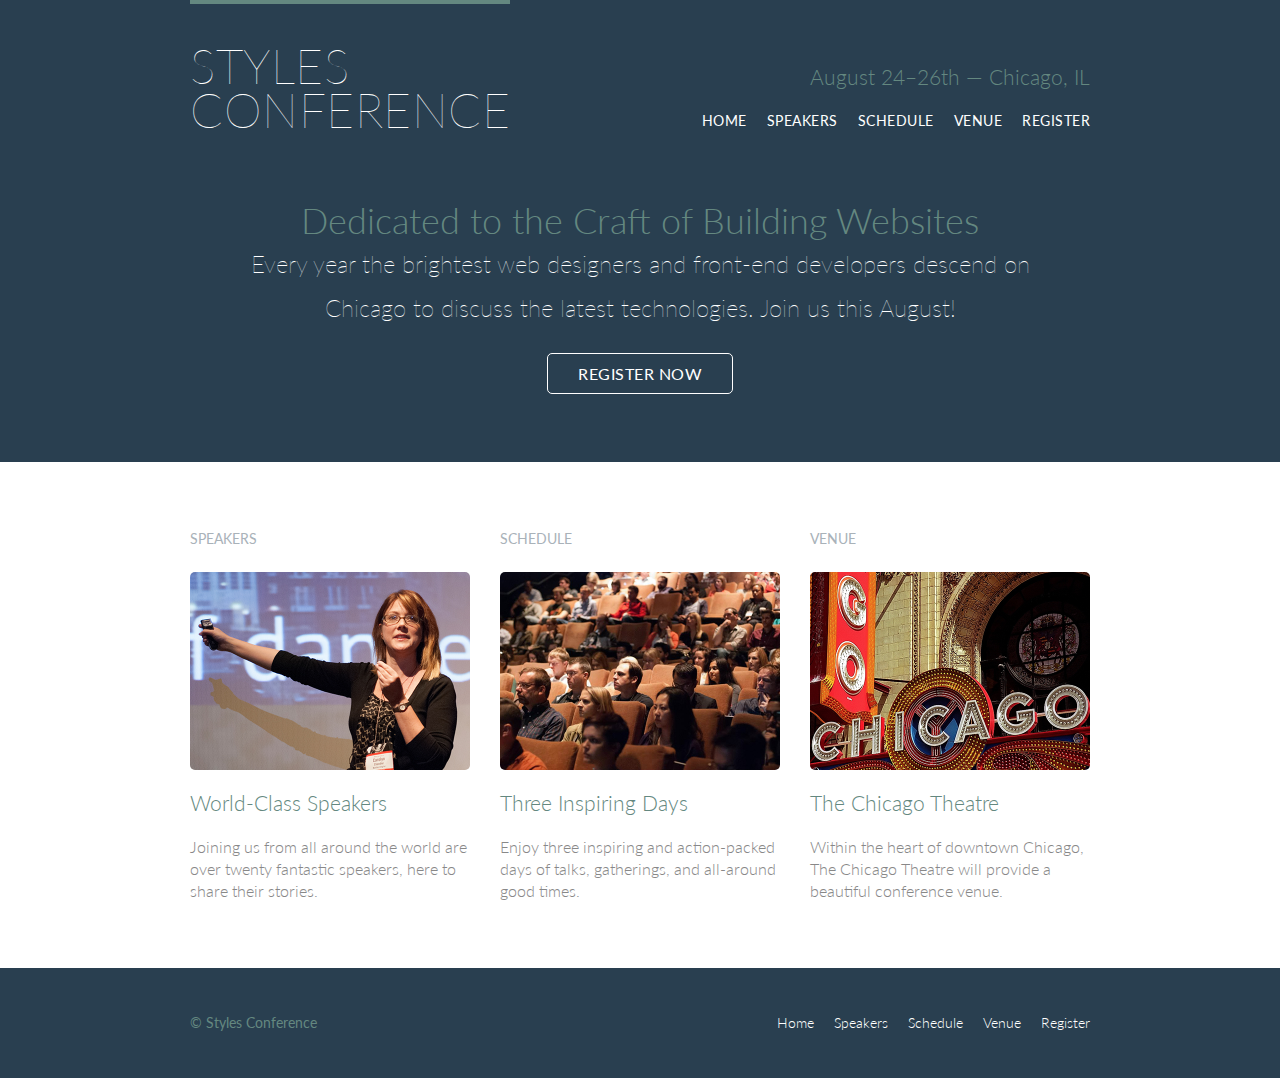
<file: learn_to_code/index.html>
<!DOCTYPE html>
<html lang="en">

  <head>
    <meta charset="utf-8">
    <title>Styles Conference</title>
    <link rel="stylesheet" href="assets/stylesheets/main.css">
    <link rel="stylesheet" href="http://fonts.googleapis.com/css?family=Lato:100,300,400">
  </head>

  <body>

    <!-- Header -->

    <header class="primary-header container group">

      <h1 class="logo">
        <a href="index.html">Styles <br> Conference</a>
      </h1>

      <h3 class="tagline">August 24&ndash;26th &mdash; Chicago, IL</h3>

      <nav class="nav primary-nav">
        <ul>
        <li><a href="index.html">Home</a> </li><!---
        --><li><a href="speakers.html">Speakers</a> </li><!--
        --><li><a href="schedule.html">Schedule</a> </li><!--
        --><li><a href="venue.html">Venue</a></li><!--
        --><li><a href="register.html">Register</a></li>
        </ul>
      </nav>

    </header>

    <!-- Hero -->

    <section class="hero container">

      <h2>Dedicated to the Craft of Building Websites</h2>

      <p>Every year the brightest web designers and front-end developers descend on Chicago to discuss the latest technologies. Join us this August!</p>

      <a class="btn btn-alt" href="register.html">Register Now</a>

    </section>

    <!-- Teasers -->

    <section class="row">
      <div class="grid">

        <!-- Speakers -->

        <section class="teaser col-1-3">
          <h5>Speakers</h5>
          <a href="speakers.html">
          <img src="assets/images/home/speakers.jpg" alt="Professional Speaker">
            <h3>World-Class Speakers</h3>
          </a>
          <p>Joining us from all around the world are over twenty fantastic speakers, here to share their stories.</p>
        </section><!--

        Schedule

        --><section class="teaser col-1-3">
          <h5>Schedule</h5>
          <a href="schedule.html">
           <img src="assets/images/home/schedule.jpg" alt="Professional Speaker"> 
            <h3>Three Inspiring Days</h3>
          </a>
          <p>Enjoy three inspiring and action-packed days of talks, gatherings, and all-around good times.</p>
        </section><!--

        Venue

        --><section class="teaser col-1-3">
            <h5>Venue</h5>
            <a href="venue.html">
            <img src="assets/images/home/venue.jpg" alt="Professional Speaker"> 
            <h3>The Chicago Theatre</h3>
          </a>
          <p>Within the heart of downtown Chicago, The Chicago Theatre will provide a beautiful conference venue.</p>
        </section>

      </div>
    </section>

    <!-- Footer -->

    <footer class="primary-footer container group">

      <small>&copy; Styles Conference</small>

      <nav class="nav">
        <ul>
        <li><a href="index.html">Home</a></li><!--
        --><li><a href="speakers.html">Speakers</a></li><!--
        --><li><a href="schedule.html">Schedule</a> </li><!--
        --><li><a href="venue.html">Venue</a> </li><!--
        --><li><a href="register.html">Register</a></li>
        </ul>
      </nav>

    </footer>

  </body>
</html>
</file>
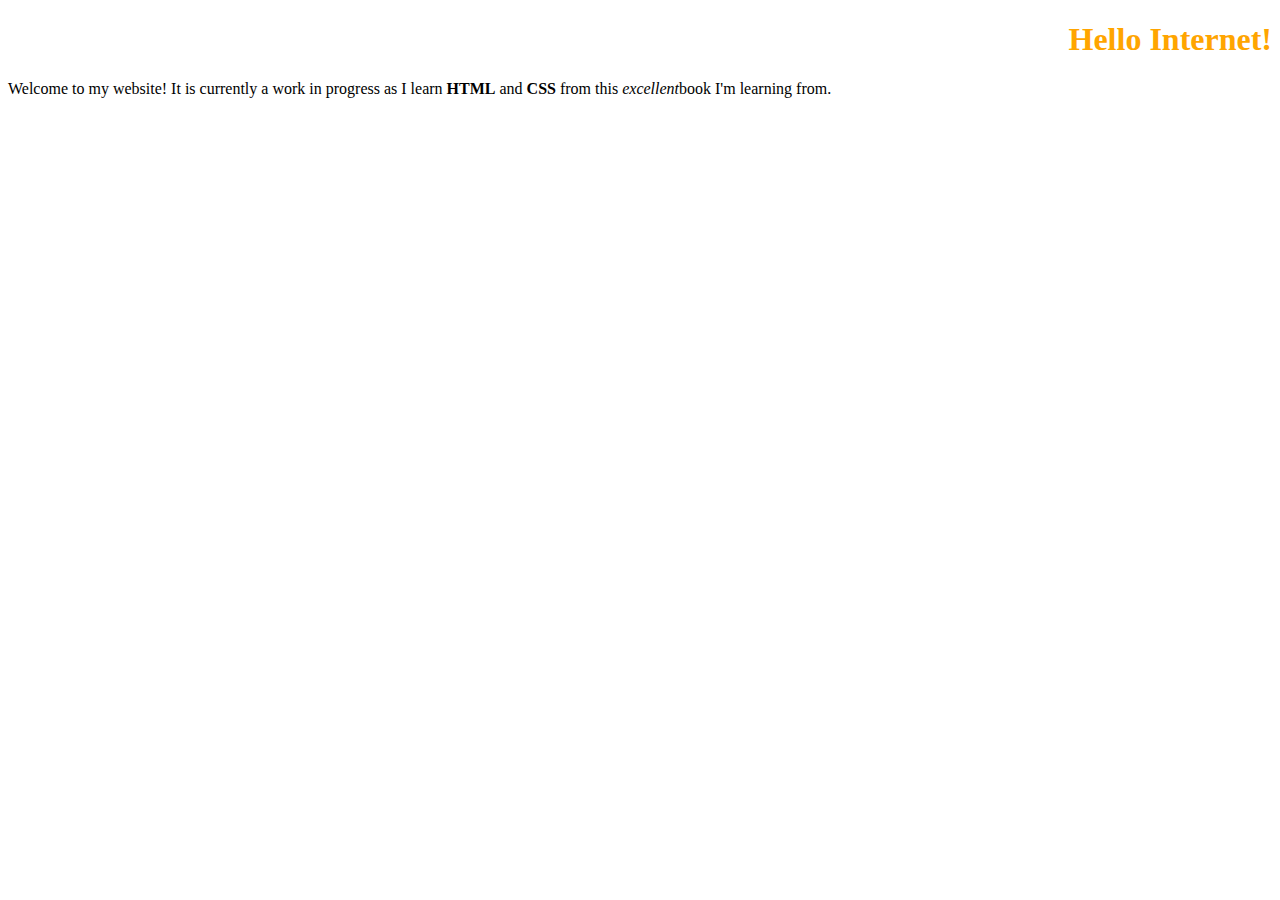
<file: exercise.html>
<!doctype html>

<html>
    <head>
    <title>Welcome!</title>
  
     
    </head>
   <body>
        <h1 style="color: orange; text-align: right;">Hello Internet!</h1>
        
        
        <p id="intro">Welcome to my website! It is currently a <span> work in progress</span> as I learn
        <strong class="highlight">HTML</strong> and <strong class="highlight">CSS</strong> from this <em>excellent</em>book I'm learning from.
        </p>

  </body>
    </body>
    <meta charset="utf-8"/>
   
</html>
</file>
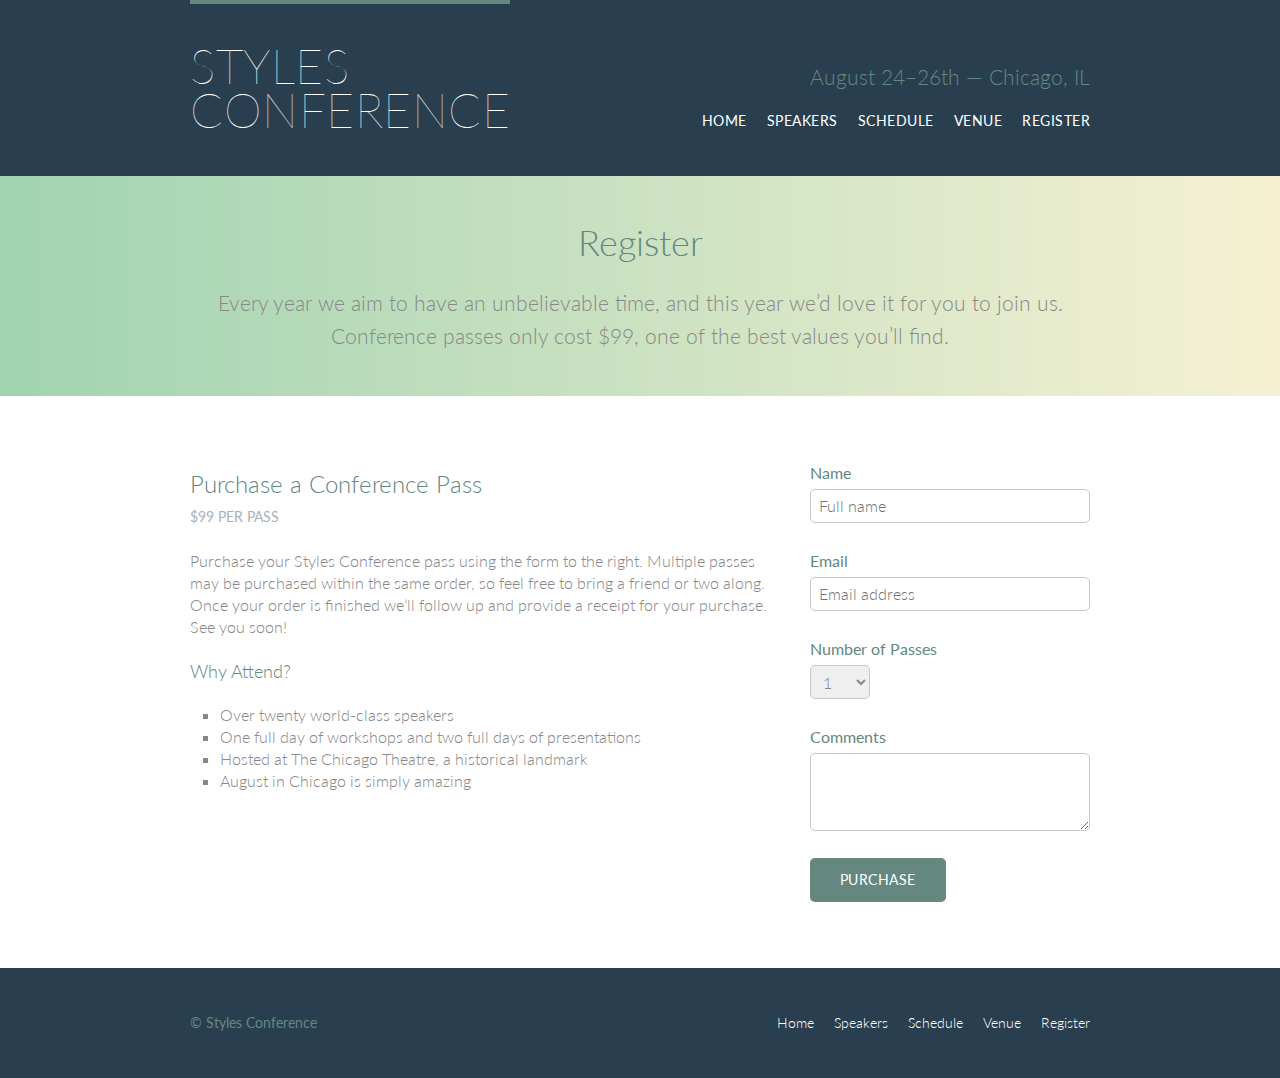
<file: learn_to_code/register.html>
<!DOCTYPE html>
<html lang="en">

  <head>
    <meta charset="utf-8">
    <title>Register - Styles Conference</title>
    <link rel="stylesheet" href="assets/stylesheets/main.css">
    <link rel="stylesheet" href="http://fonts.googleapis.com/css?family=Lato:100,300,400">
  </head>

  <body>

    <!-- Header -->

    <header class="primary-header container group">

      <h1 class="logo">
        <a href="index.html">Styles <br> Conference</a>
      </h1>

      <h3 class="tagline">August 24&ndash;26th &mdash; Chicago, IL</h3>

      <nav class="nav primary-nav">
        <ul>
        <li><a href="index.html">Home</a> </li><!---
        --><li><a href="speakers.html">Speakers</a> </li><!--
        --><li><a href="schedule.html">Schedule</a> </li><!--
        --><li><a href="venue.html">Venue</a></li><!--
        --><li><a href="register.html">Register</a></li>
        </ul>
      </nav>

    </header>

    <!-- Lead -->

    <section class="row-alt">
      <div class="lead container">

        <h1>Register</h1>

        <p>Every year we aim to have an unbelievable time, and this year we&#8217;d love it for you to join us. Conference passes only cost $99, one of the best values you&#8217;ll find.</p>

      </div>
    </section>
    
    <section class="row">
      <div class="grid">

  <section class="col-2-3">

    <h2>Purchase a Conference Pass</h2>
    <h5>$99 per Pass</h5>
  
    <p>Purchase your Styles Conference pass using the form to the right. Multiple passes may be purchased within the same order, so feel free to bring a friend or two along. Once your order is finished we&#8217;ll follow up and provide a receipt for your purchase. See you soon!</p>
  
    <h4>Why Attend?</h4>

    <ul class="why-attend">
    <li>Over twenty world-class speakers</li>
      <li>One full day of workshops and two full days of presentations</li>
      <li>Hosted at The Chicago Theatre, a historical landmark</li>
      <li>August in Chicago is simply amazing</li>
    </ul>

  </section><!--

      --><form class="col-1-3" action="#" method="post">

  <fieldset class="register-group">

    <label>
      Name
      <input type="text" name="name" placeholder="Full name" required>
    </label>

    <label>
      Email
      <input type="email" name="email" placeholder="Email address" required>
    </label>

    <label>
      Number of Passes
      <select name="quantity" required>
        <option value="1" selected>1</option>
        <option value="2">2</option>
        <option value="3">3</option>
        <option value="4">4</option>
        <option value="5">5</option>
      </select>
    </label>

    <label>
      Comments
      <textarea name="comments"></textarea>
    </label>

  </fieldset>

  <input class="btn btn-default" type="submit" name="submit" value="Purchase">

</form>

  </div>
</section>

    <!-- Footer -->

    <footer class="primary-footer container group">

      <small>&copy; Styles Conference</small>

      <nav class="nav">
        <ul>
        <li><a href="index.html">Home</a></li><!--
        --><li><a href="speakers.html">Speakers</a></li><!--
        --><li><a href="schedule.html">Schedule</a> </li><!--
        --><li><a href="venue.html">Venue</a> </li><!--
        --><li><a href="register.html">Register</a></li>
        </ul>
      </nav>

    </footer>

  </body>
</html>
</file>
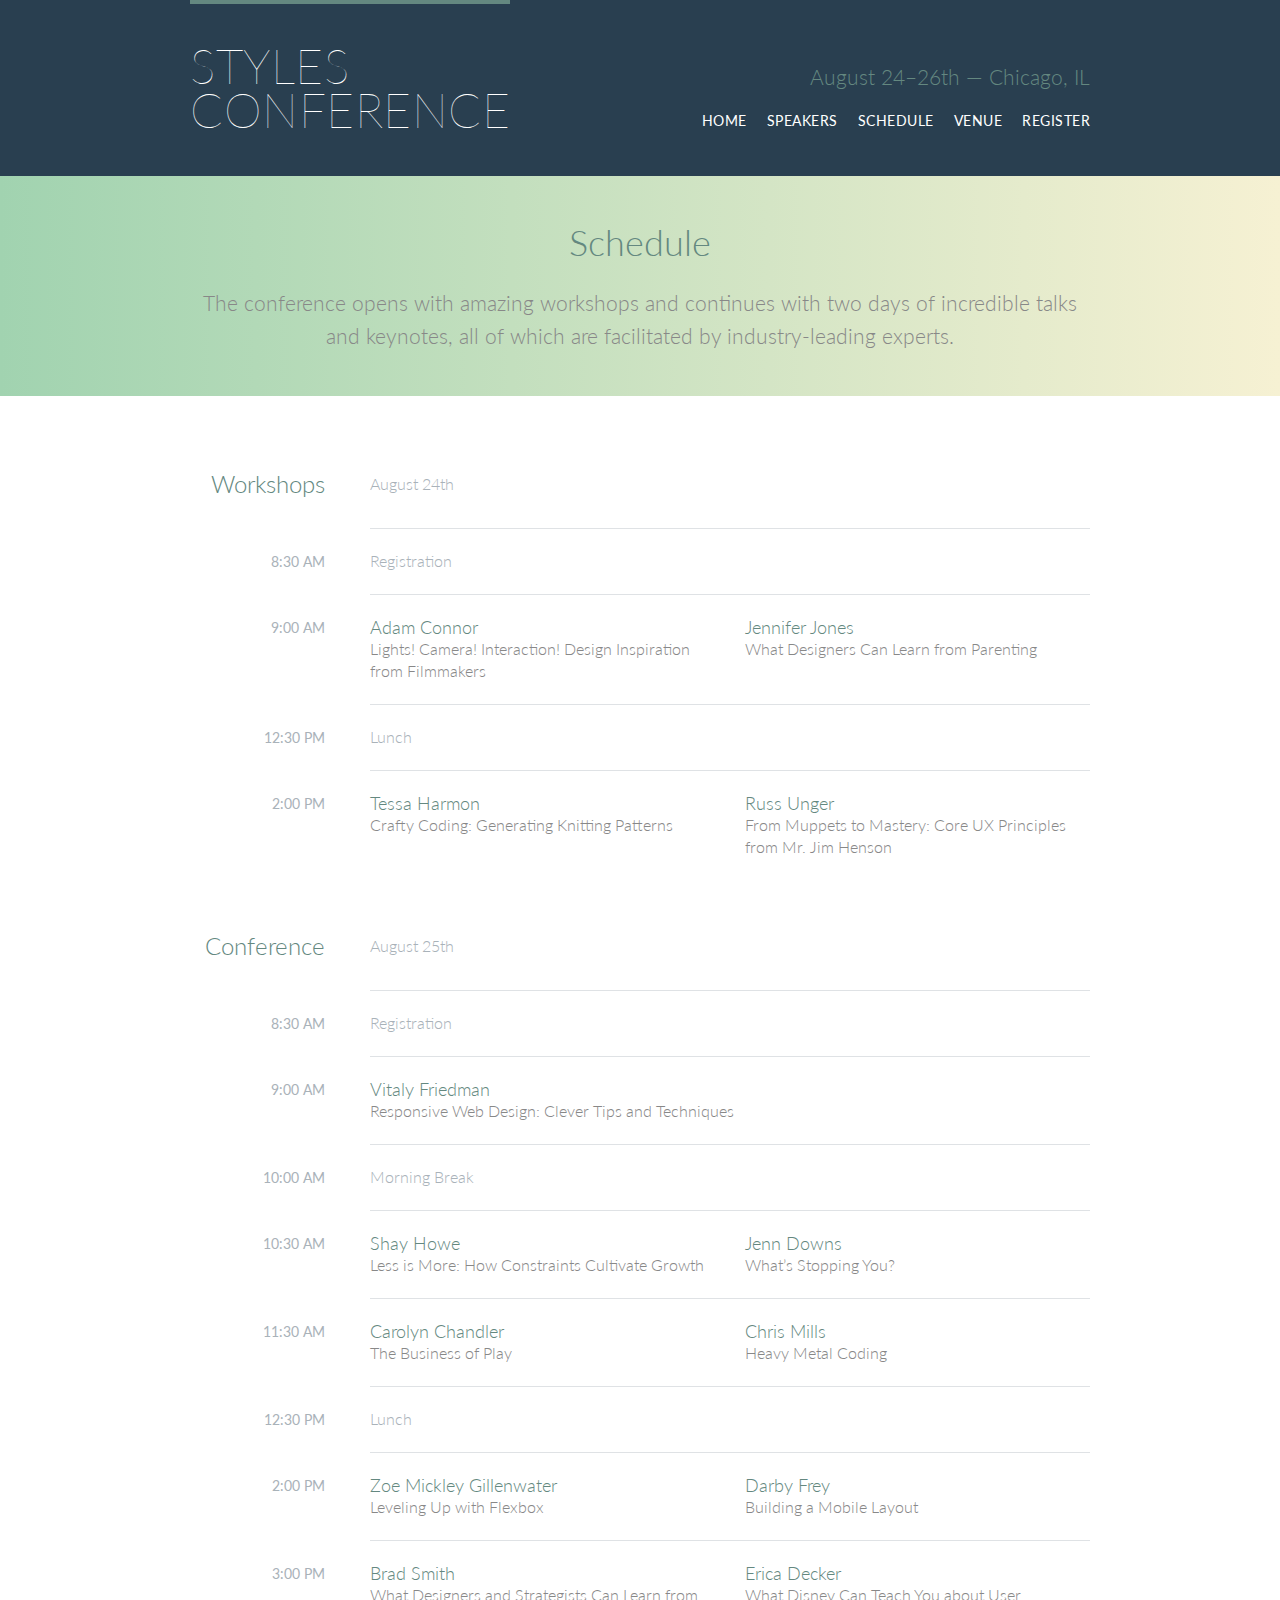
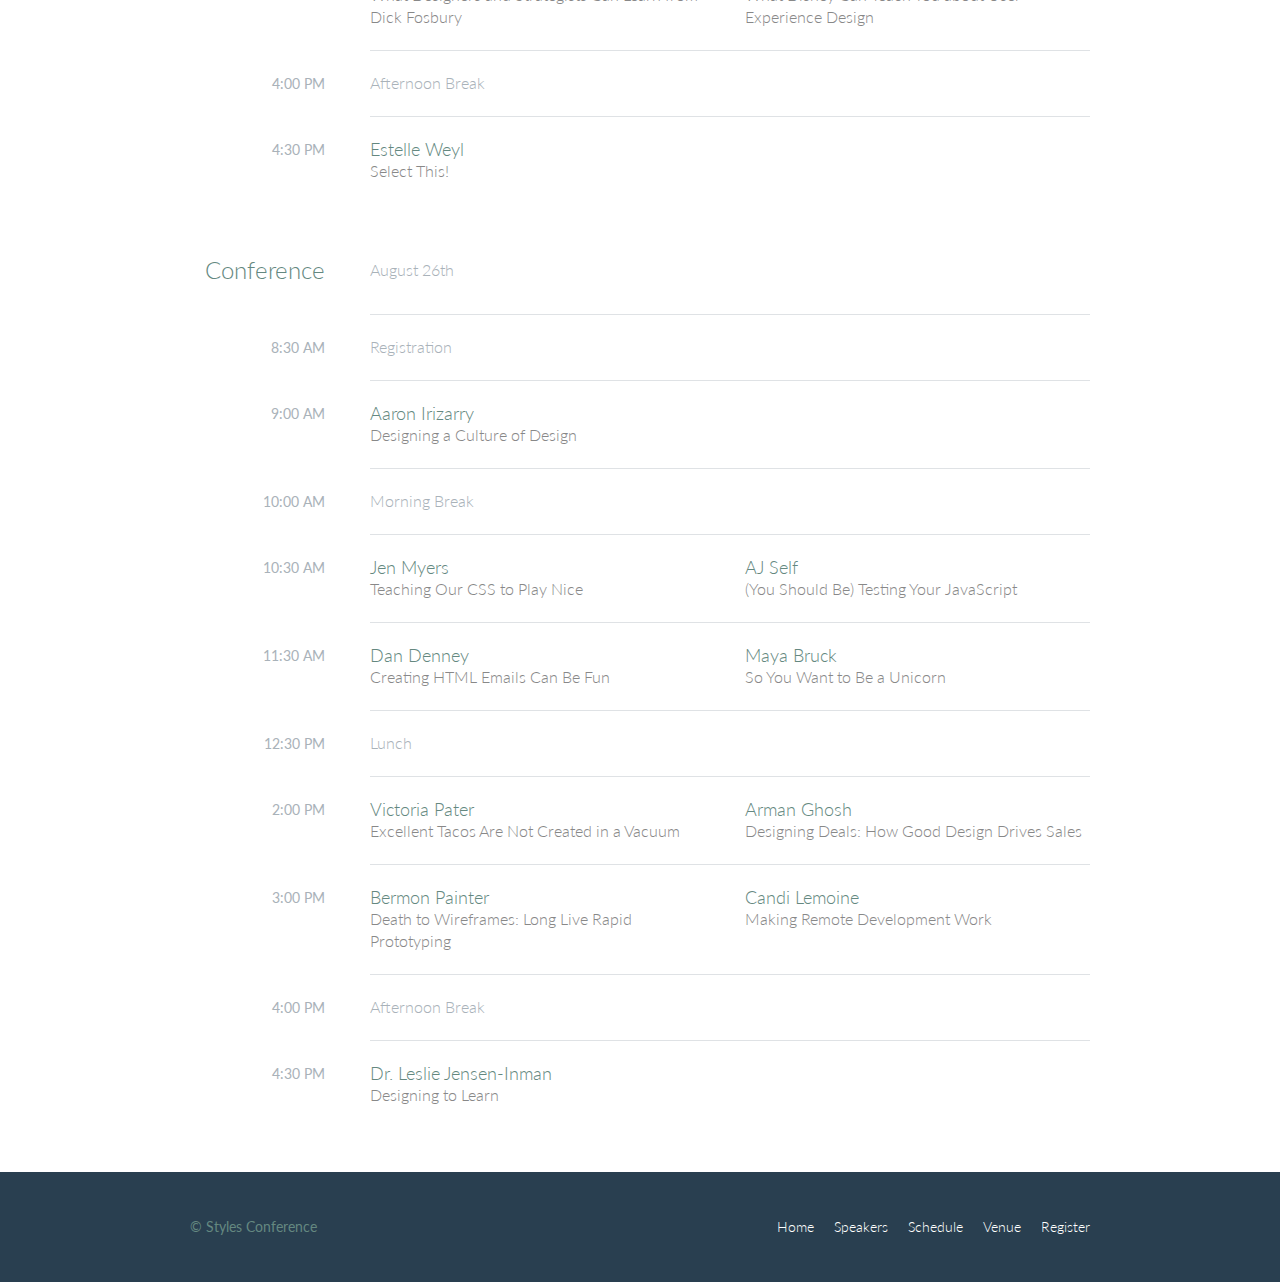
<file: learn_to_code/schedule.html>
<!DOCTYPE html>
<html lang="en">

  <head>
    <meta charset="utf-8">
    <title>Schedule - Styles Conference</title>
    <link rel="stylesheet" href="assets/stylesheets/main.css">
    <link rel="stylesheet" href="http://fonts.googleapis.com/css?family=Lato:100,300,400">
  </head>

  <body>

    <!-- Header -->

    <header class="primary-header container group">

      <h1 class="logo">
        <a href="index.html">Styles <br> Conference</a>
      </h1>

      <h3 class="tagline">August 24&ndash;26th &mdash; Chicago, IL</h3>

      <nav class="nav primary-nav">
        <ul>
          <li><a href="index.html">Home</a></li><!--
          --><li><a href="speakers.html">Speakers</a></li><!--
          --><li><a href="schedule.html">Schedule</a></li><!--
          --><li><a href="venue.html">Venue</a></li><!--
          --><li><a href="register.html">Register</a></li>
        </ul>
      </nav>

    </header>

    <!-- Lead -->

    <section class="row-alt">
      <div class="lead container">

        <h1>Schedule</h1>

        <p>The conference opens with amazing workshops and continues with two days of incredible talks and keynotes, all of which are facilitated by industry-leading experts.</p>

      </div>
    </section>

    <!-- Main content -->

    <section class="row">
      <div class="container">

        <!-- Workshops -->

        <table>
          <thead>
            <tr>
              <th scope="row">
                Workshops
              </th>
              <td class="schedule-offset" colspan="2">
                August 24th
              </td>
            </tr>
          </thead>
          <tbody>
            <tr>
              <th scope="row">
                <time datetime="08:30:00">8:30 AM</time>
              </th>
              <td class="schedule-offset" colspan="2">
                Registration
              </td>
            </tr>
            <tr>
              <th scope="row">
                <time datetime="09:00:00">9:00 AM</time>
              </th>
              <td>
                <a href="speakers.html#adam-connor">
                  <h4>Adam Connor</h4>
                  Lights! Camera! Interaction! Design Inspiration from Filmmakers
                </a>
              </td>
              <td>
                <a href="speakers.html#jennifer-jones">
                  <h4>Jennifer Jones</h4>
                  What Designers Can Learn from Parenting
                </a>
              </td>
            </tr>
            <tr>
              <th scope="row">
                <time datetime="12:30:00">12:30 PM</time>
              </th>
              <td class="schedule-offset" colspan="2">
                Lunch
              </td>
            </tr>
            <tr>
              <th scope="row">
                <time datetime="14:00">2:00 PM</time>
              </th>
              <td>
                <a href="speakers.html#tessa-harmon">
                  <h4>Tessa Harmon</h4>
                  Crafty Coding: Generating Knitting Patterns
                </a>
              </td>
              <td>
                <a href="speakers.html#russ-unger">
                  <h4>Russ Unger</h4>
                  From Muppets to Mastery: Core UX Principles from Mr. Jim Henson
                </a>
              </td>
            </tr>
          </tbody>
        </table>

        <!-- Conference -->

        <table>
          <thead>
            <tr>
              <th scope="row">
                Conference
              </th>
              <td class="schedule-offset" colspan="2">
                August 25th
              </td>
            </tr>
          </thead>
          <tbody>
            <tr>
              <th scope="row">
                <time datetime="08:30:00">8:30 AM</time>
              </th>
              <td class="schedule-offset" colspan="2">
                Registration
              </td>
            </tr>
            <tr>
              <th scope="row">
                <time datetime="09:00:00">9:00 AM</time>
              </th>
              <td colspan="2">
                <a href="speakers.html#vitaly-friedman">
                  <h4>Vitaly Friedman</h4>
                  Responsive Web Design: Clever Tips and Techniques
                </a>
              </td>
            </tr>
            <tr>
              <th scope="row">
                <time datetime="10:00:00">10:00 AM</time>
              </th>
              <td class="schedule-offset" colspan="2">
                Morning Break
              </td>
            </tr>
            <tr>
              <th scope="row">
                <time datetime="10:30:00">10:30 AM</time>
              </th>
              <td>
                <a href="speakers.html#shay-howe">
                  <h4>Shay Howe</h4>
                  Less is More: How Constraints Cultivate Growth
                </a>
              </td>
              <td>
                <a href="speakers.html#jenn-downs">
                  <h4>Jenn Downs</h4>
                  What&#8217;s Stopping You?
                </a>
              </td>
            </tr>
            <tr>
              <th scope="row">
                <time datetime="11:30:00">11:30 AM</time>
              </th>
              <td>
                <a href="speakers.html#carolyn-chandler">
                  <h4>Carolyn Chandler</h4>
                  The Business of Play
                </a>
              </td>
              <td>
                <a href="speakers.html#chris-mills">
                  <h4>Chris Mills</h4>
                  Heavy Metal Coding
                </a>
              </td>
            </tr>
            <tr>
              <th scope="row">
                <time datetime="12:30:00">12:30 PM</time>
              </th>
              <td class="schedule-offset" colspan="2">
                Lunch
              </td>
            </tr>
            <tr>
              <th scope="row">
                <time datetime="14:00">2:00 PM</time>
              </th>
              <td>
                <a href="speakers.html#zoe-mickley-gillenwater">
                  <h4>Zoe Mickley Gillenwater</h4>
                  Leveling Up with Flexbox
                </a>
              </td>
              <td>
                <a href="speakers.html#darby-frey">
                  <h4>Darby Frey</h4>
                  Building a Mobile Layout
                </a>
              </td>
            </tr>
            <tr>
              <th scope="row">
                <time datetime="15:00:00">3:00 PM</time>
              </th>
              <td>
                <a href="speakers.html#brad-smith">
                  <h4>Brad Smith</h4>
                  What Designers and Strategists Can Learn from Dick Fosbury
                </a>
              </td>
              <td>
                <a href="speakers.html#erica-decker">
                  <h4>Erica Decker</h4>
                  What Disney Can Teach You about User Experience Design
                </a>
              </td>
            </tr>
            <tr>
              <th scope="row">
                <time datetime="16:00:00">4:00 PM</time>
              </th>
              <td class="schedule-offset" colspan="2">
                Afternoon Break
              </td>
            </tr>
            <tr>
              <th scope="row">
                <time datetime="16:30:00">4:30 PM</time>
              </th>
              <td colspan="2">
                <a href="speakers.html#estelle-weyl">
                  <h4>Estelle Weyl</h4>
                  Select This!
                </a>
              </td>
            </tr>
          </tbody>
        </table>

        <!-- Conference -->

        <table>
          <thead>
            <tr>
              <th scope="row">
                Conference
              </th>
              <td class="schedule-offset" colspan="2">
                August 26th
              </td>
            </tr>
          </thead>
          <tbody>
            <tr>
              <th scope="row">
                <time datetime="08:30:00">8:30 AM</time>
              </th>
              <td class="schedule-offset" colspan="2">
                Registration
              </td>
            </tr>
            <tr>
              <th scope="row">
                <time datetime="09:00:00">9:00 AM</time>
              </th>
              <td colspan="2">
                <a href="speakers.html#aaron-irizarry">
                  <h4>Aaron Irizarry</h4>
                  Designing a Culture of Design
                </a>
              </td>
            </tr>
            <tr>
              <th scope="row">
                <time datetime="10:00:00">10:00 AM</time>
              </th>
              <td class="schedule-offset" colspan="2">
                Morning Break
              </td>
            </tr>
            <tr>
              <th scope="row">
                <time datetime="10:30:00">10:30 AM</time>
              </th>
              <td>
                <a href="speakers.html#jen-myers">
                  <h4>Jen Myers</h4>
                  Teaching Our CSS to Play Nice
                </a>
              </td>
              <td>
                <a href="speakers.html#aj-self">
                  <h4>AJ Self</h4>
                  (You Should Be) Testing Your JavaScript
                </a>
              </td>
            </tr>
            <tr>
              <th scope="row">
                <time datetime="11:30:00">11:30 AM</time>
              </th>
              <td>
                <a href="speakers.html#dan-denney">
                  <h4>Dan Denney</h4>
                  Creating HTML Emails Can Be Fun
                </a>
              </td>
              <td>
                <a href="speakers.html#maya-bruck">
                  <h4>Maya Bruck</h4>
                  So You Want to Be a Unicorn
                </a>
              </td>
            </tr>
            <tr>
              <th scope="row">
                <time datetime="12:30:00">12:30 PM</time>
              </th>
              <td class="schedule-offset" colspan="2">
                Lunch
              </td>
            </tr>
            <tr>
              <th scope="row">
                <time datetime="14:00">2:00 PM</time>
              </th>
              <td>
                <a href="speakers.html#victoria-pater">
                  <h4>Victoria Pater</h4>
                  Excellent Tacos Are Not Created in a Vacuum
                </a>
              </td>
              <td>
                <a href="speakers.html#arman-ghosh">
                  <h4>Arman Ghosh</h4>
                  Designing Deals: How Good Design Drives Sales
                </a>
              </td>
            </tr>
            <tr>
              <th scope="row">
                <time datetime="15:00:00">3:00 PM</time>
              </th>
              <td>
                <a href="speakers.html#bermon-painter">
                  <h4>Bermon Painter</h4>
                  Death to Wireframes: Long Live Rapid Prototyping
                </a>
              </td>
              <td>
                <a href="speakers.html#candi-lemoine">
                  <h4>Candi Lemoine</h4>
                  Making Remote Development Work
                </a>
              </td>
            </tr>
            <tr>
              <th scope="row">
                <time datetime="16:00:00">4:00 PM</time>
              </th>
              <td class="schedule-offset" colspan="2">
                Afternoon Break
              </td>
            </tr>
            <tr>
              <th scope="row">
                <time datetime="16:30:00">4:30 PM</time>
              </th>
              <td colspan="2">
                <a href="speakers.html#leslie-jensen-inman">
                  <h4>Dr. Leslie Jensen-Inman</h4>
                  Designing to Learn
                </a>
              </td>
            </tr>
          </tbody>
        </table>

      </div>
    </section>

    <!-- Footer -->

    <footer class="primary-footer container group">

      <small>&copy; Styles Conference</small>

      <nav class="nav">
        <ul>
          <li><a href="index.html">Home</a></li><!--
          --><li><a href="speakers.html">Speakers</a></li><!--
          --><li><a href="schedule.html">Schedule</a></li><!--
          --><li><a href="venue.html">Venue</a></li><!--
          --><li><a href="register.html">Register</a></li>
        </ul>
      </nav>

    </footer>

  </body>
</html>
</file>
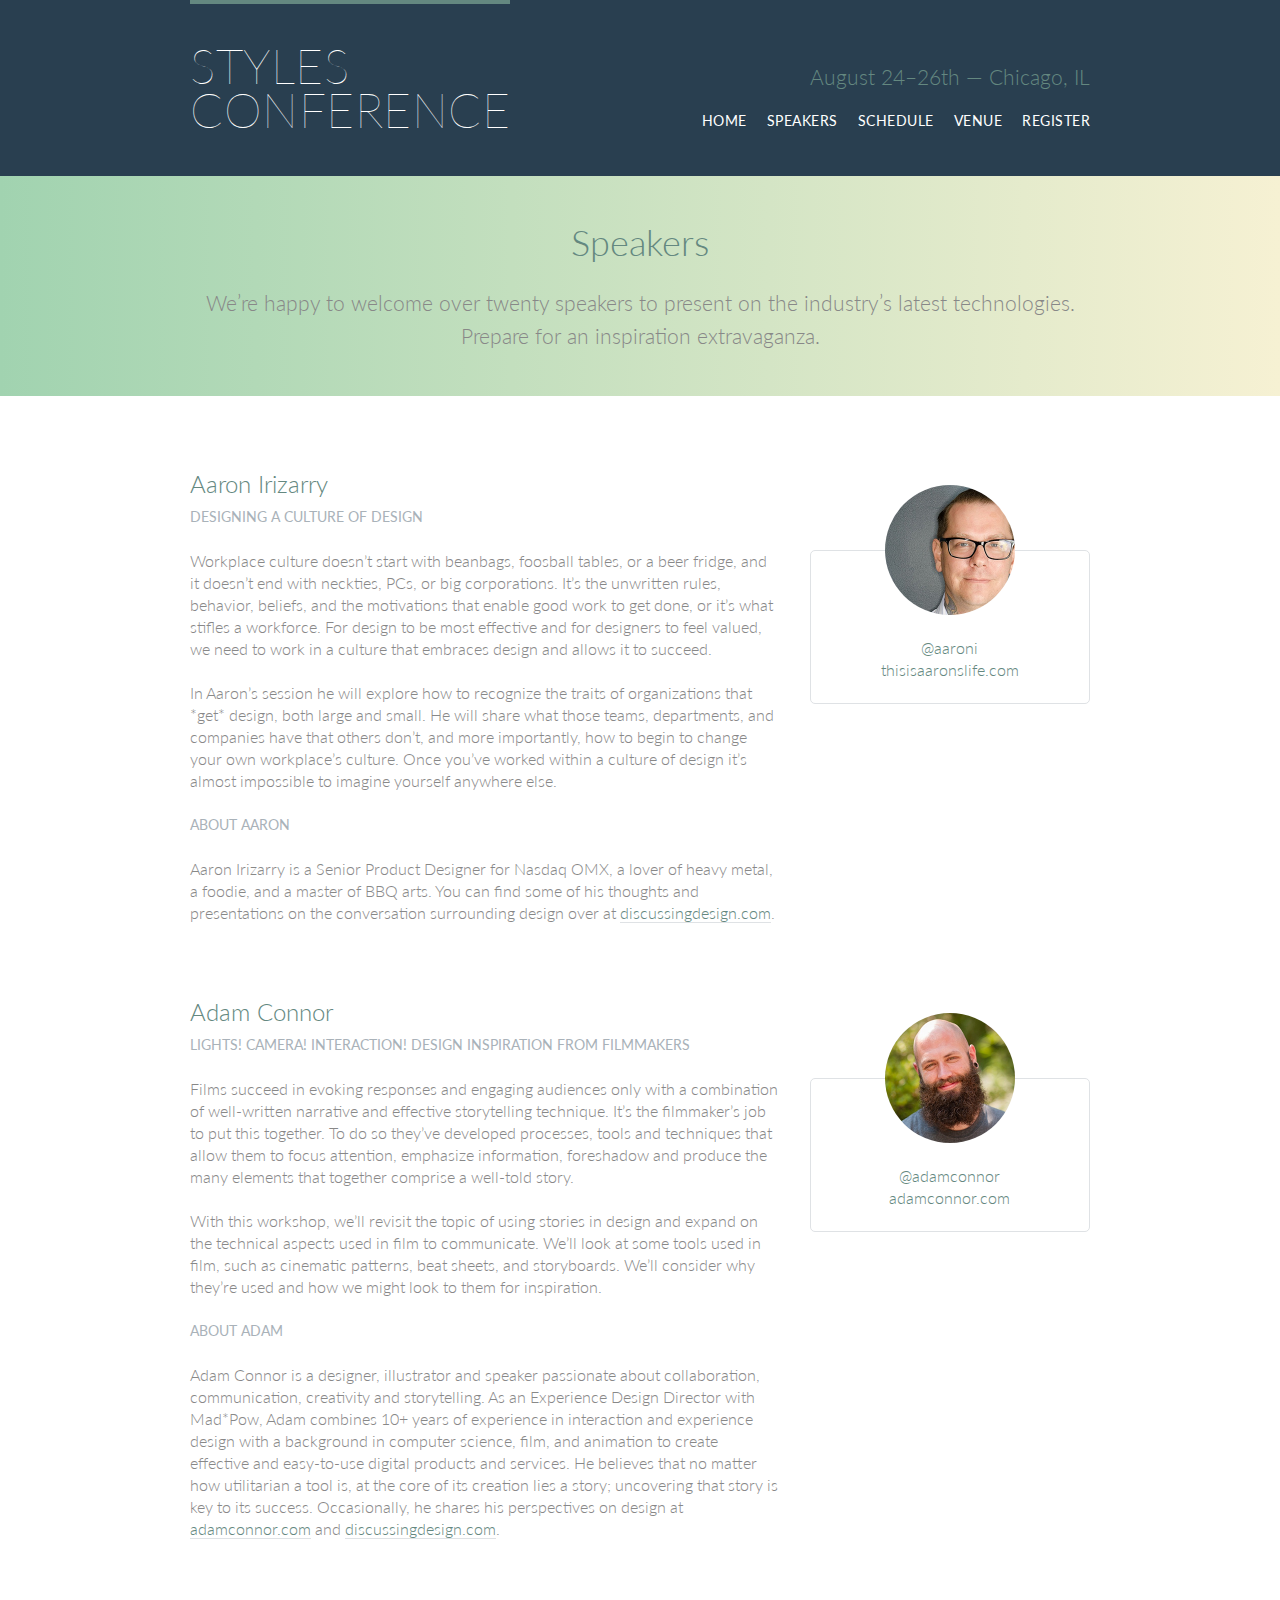
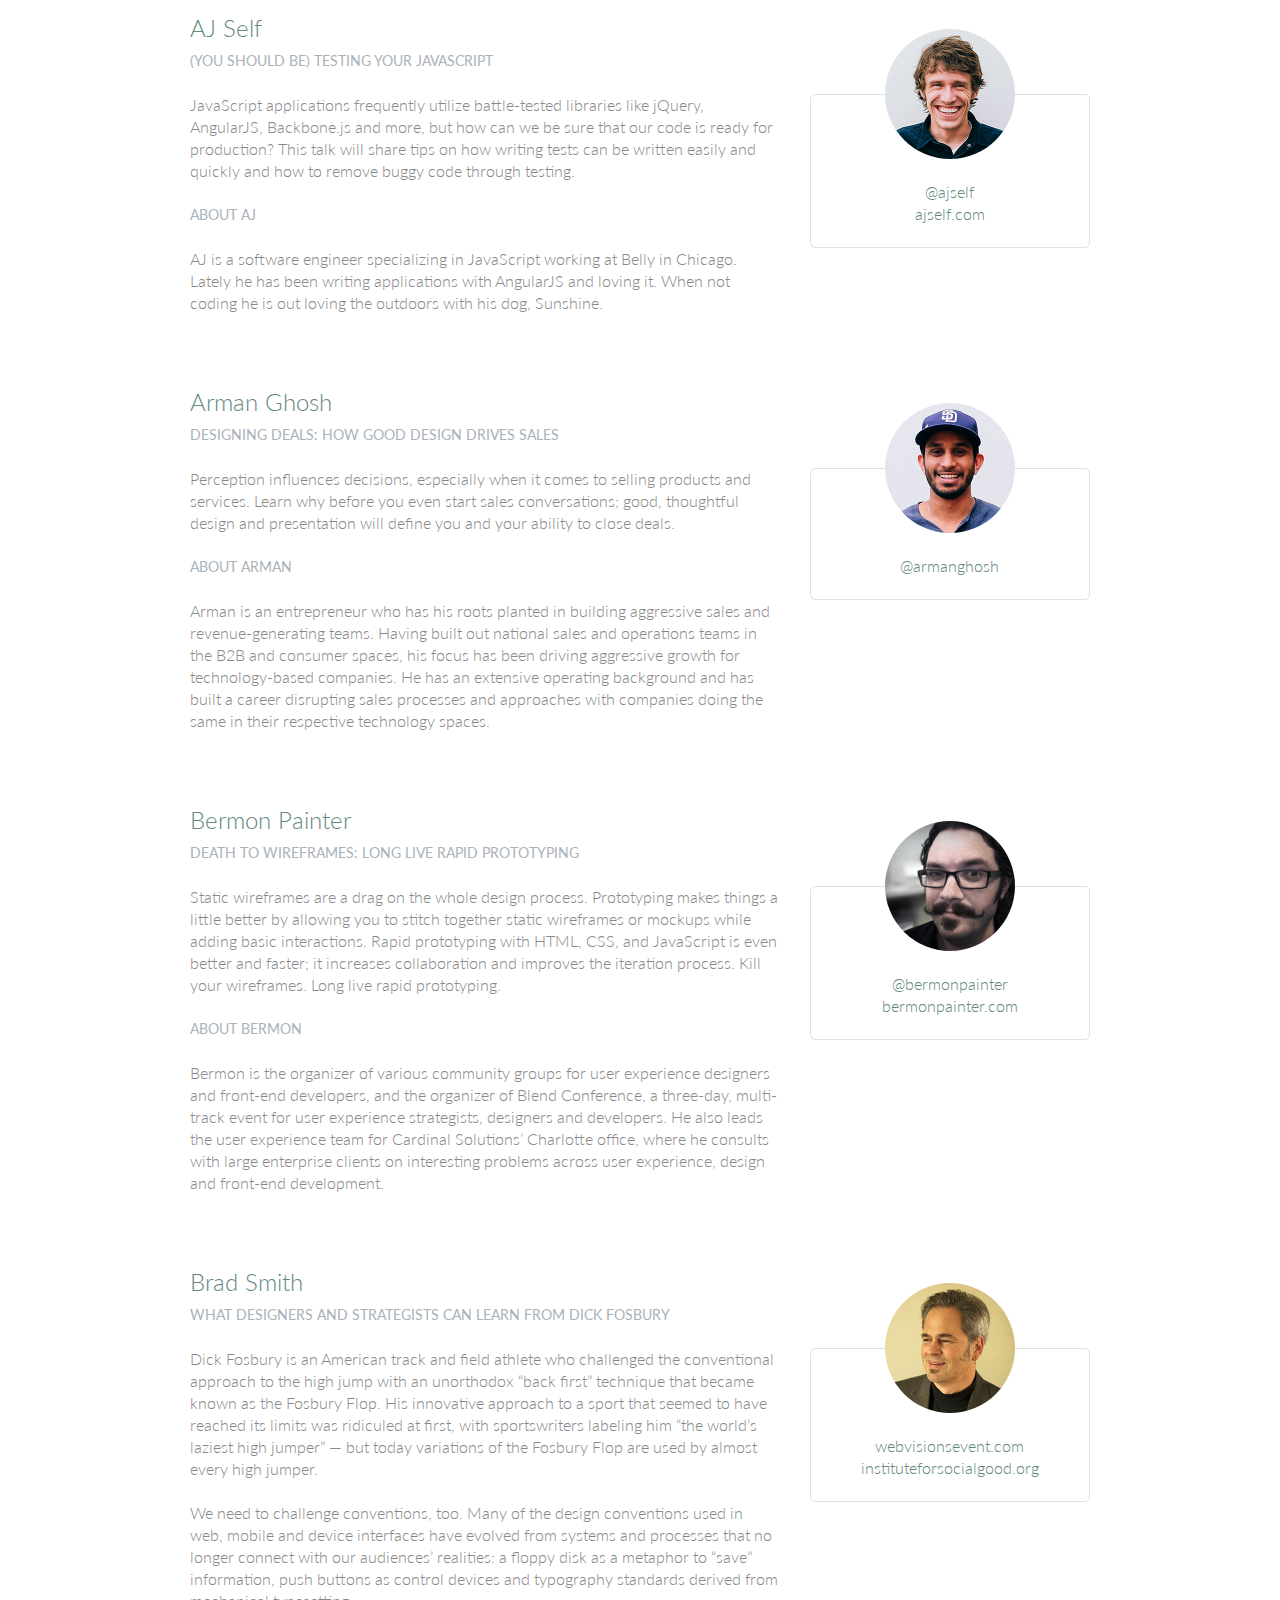
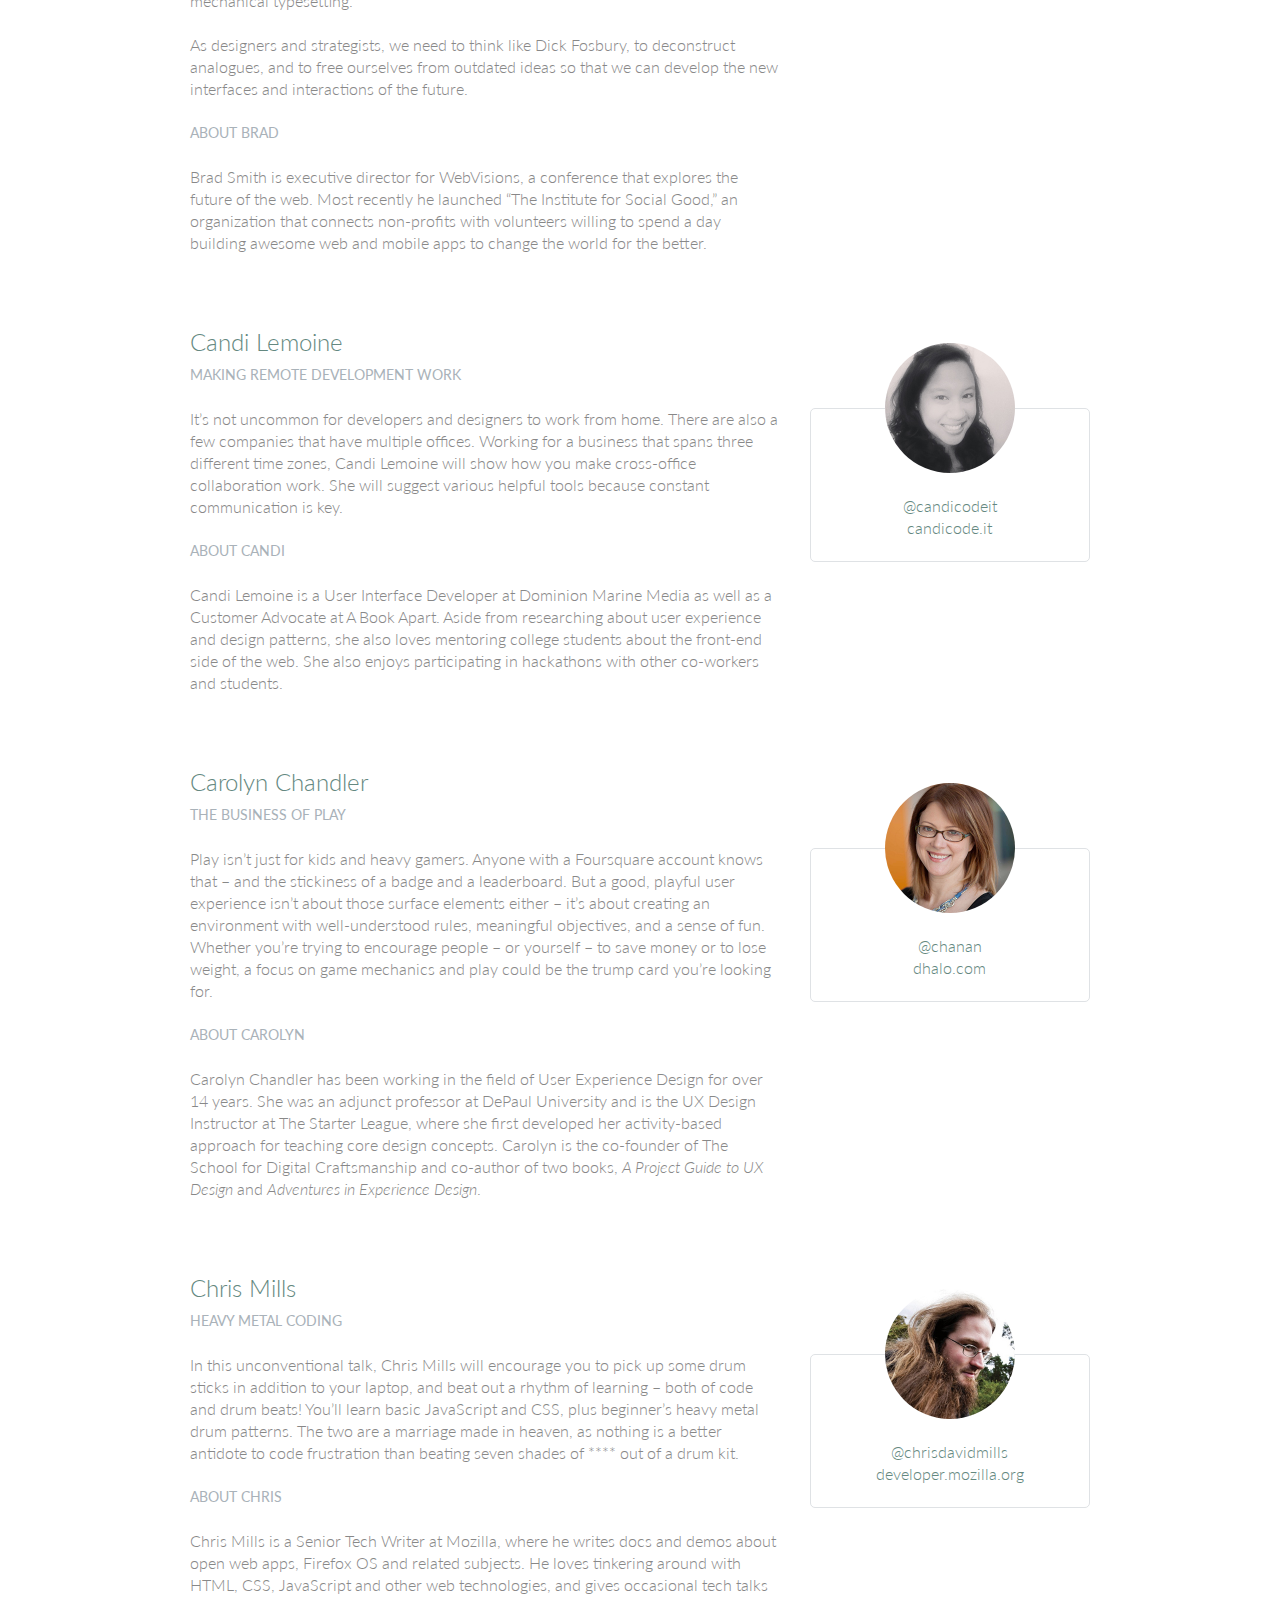
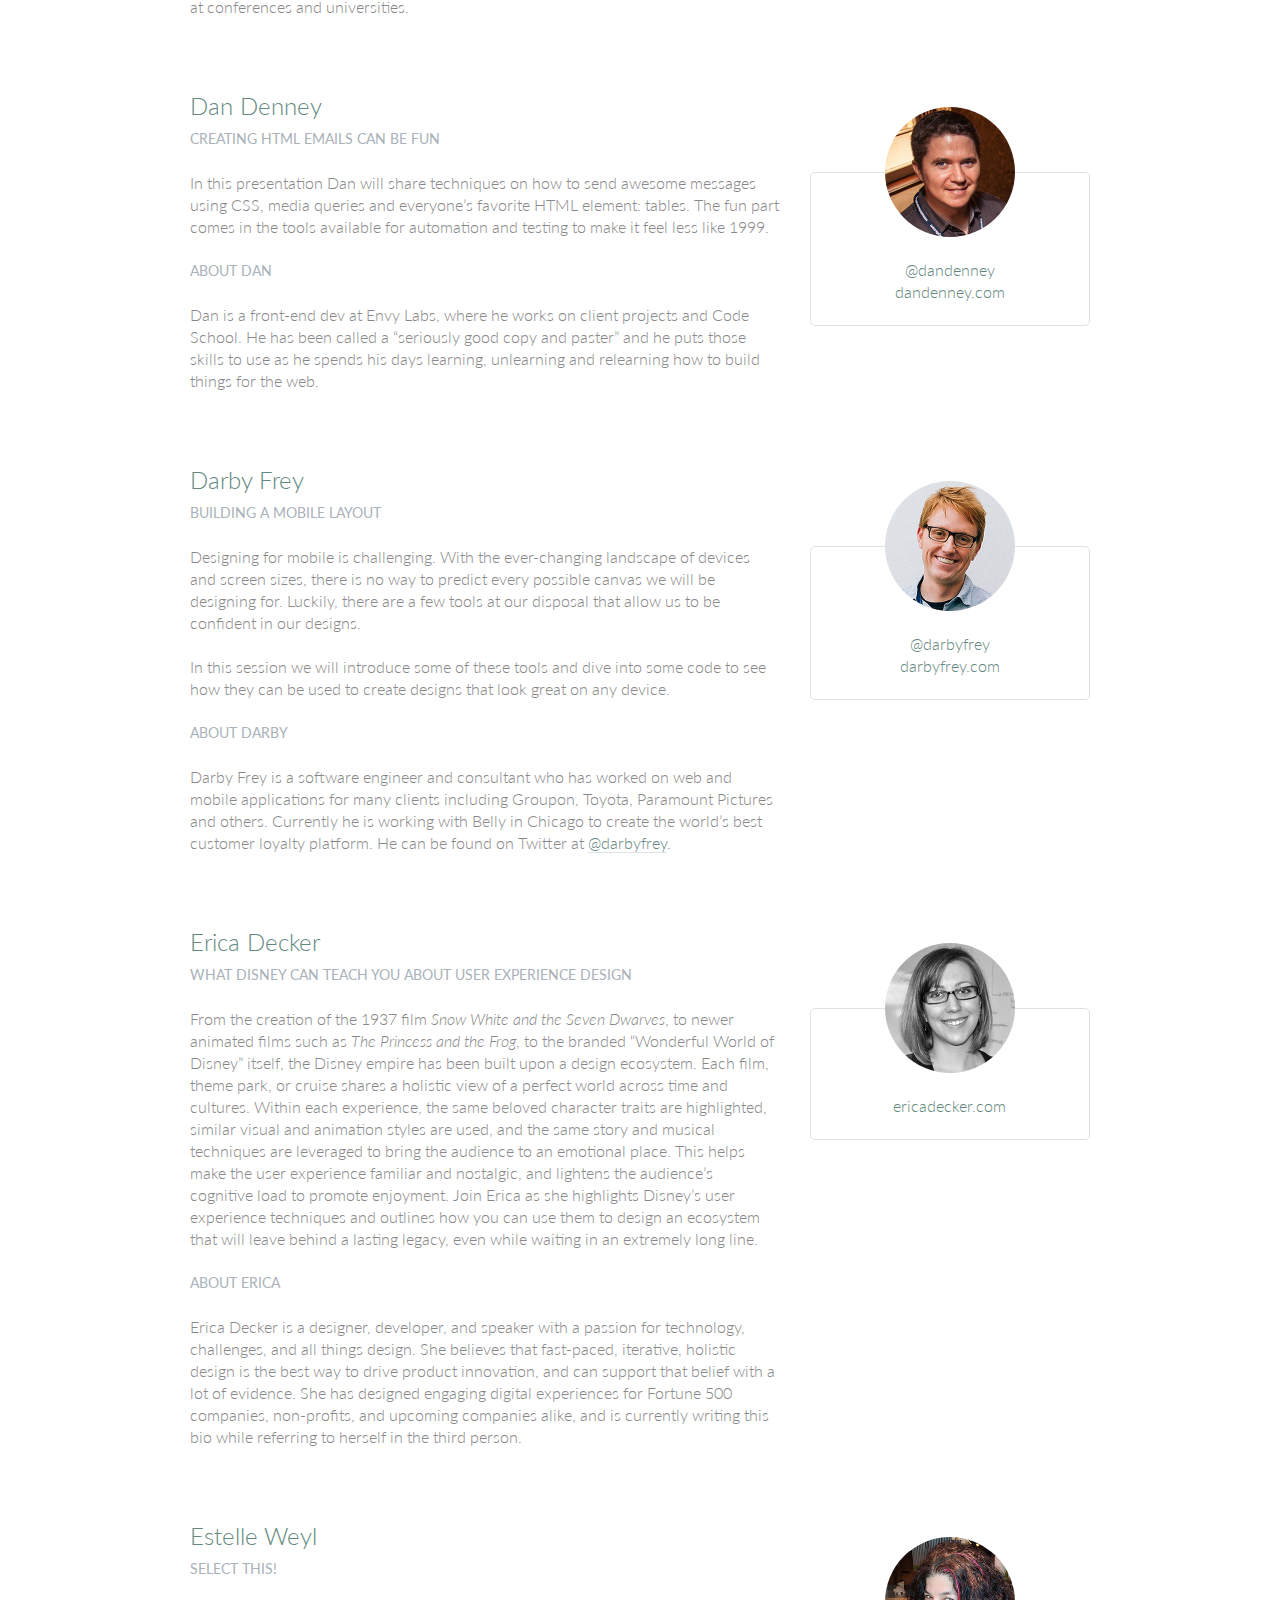
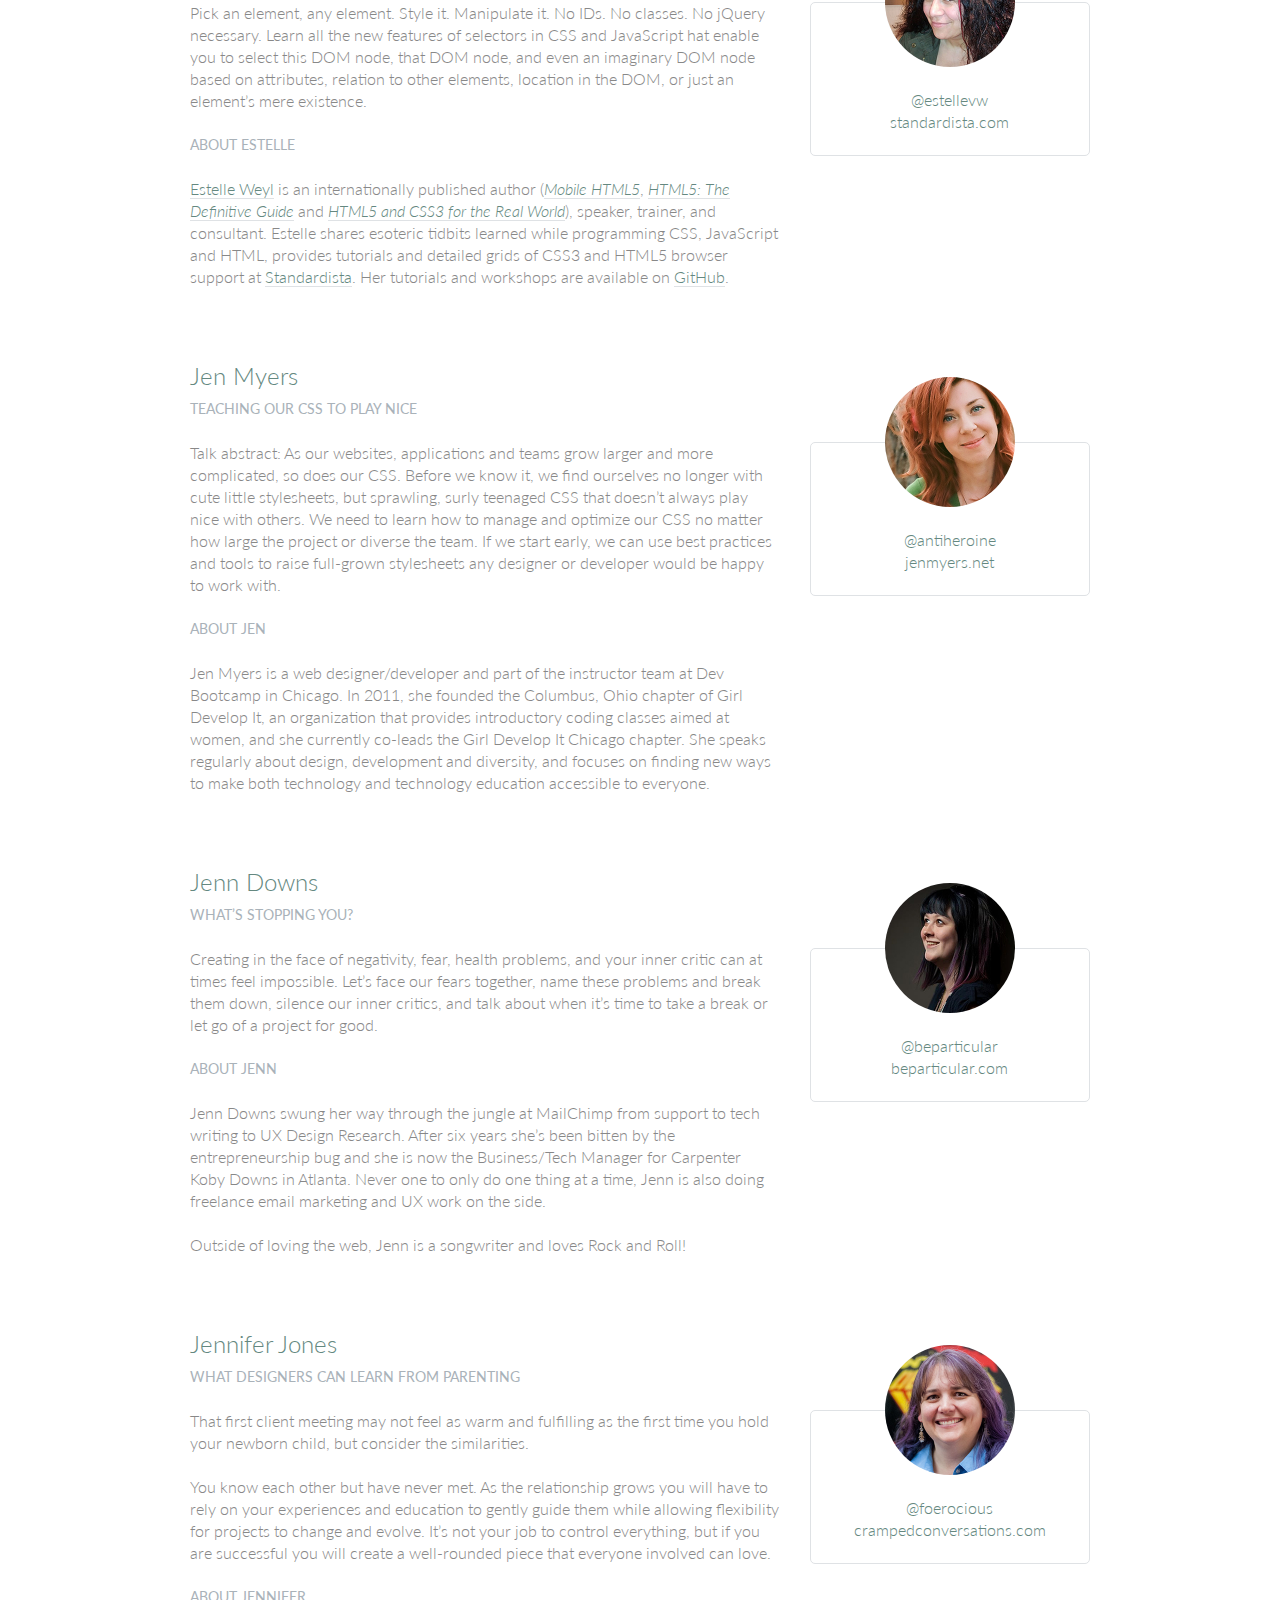
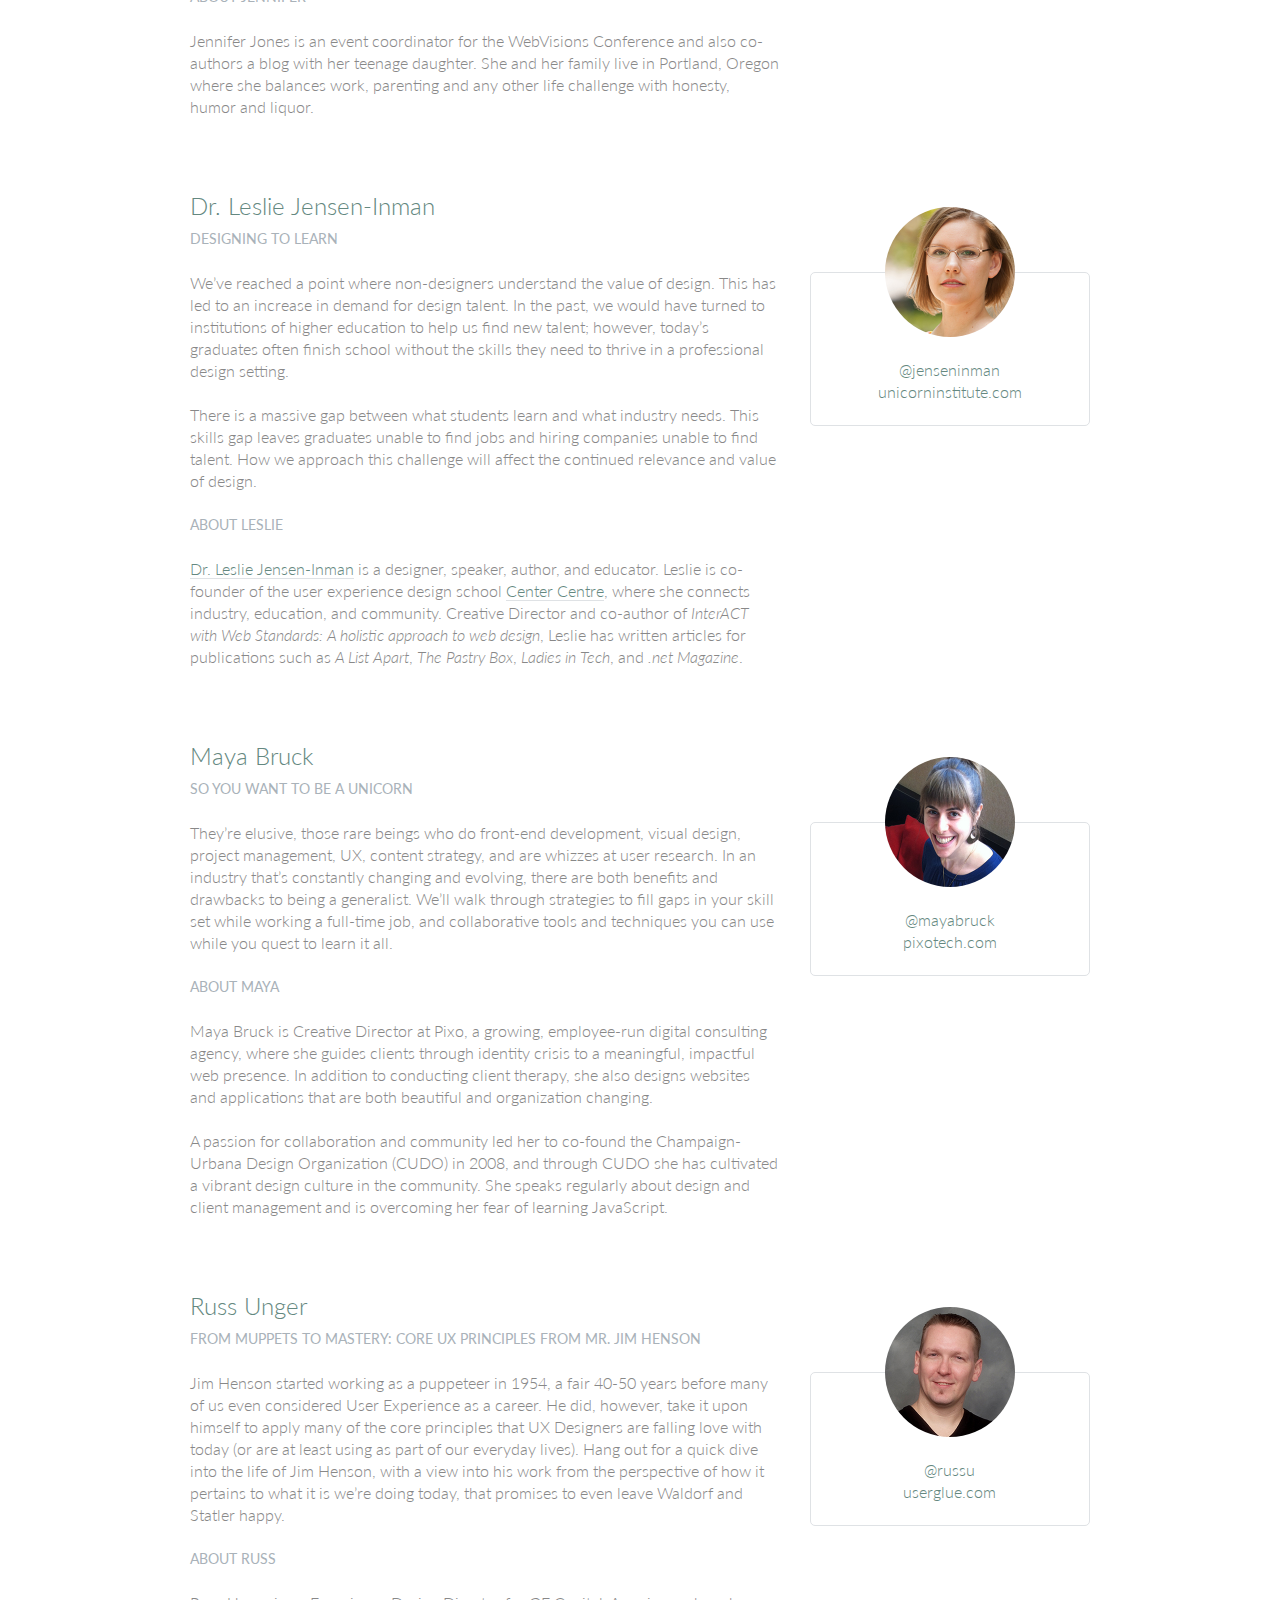
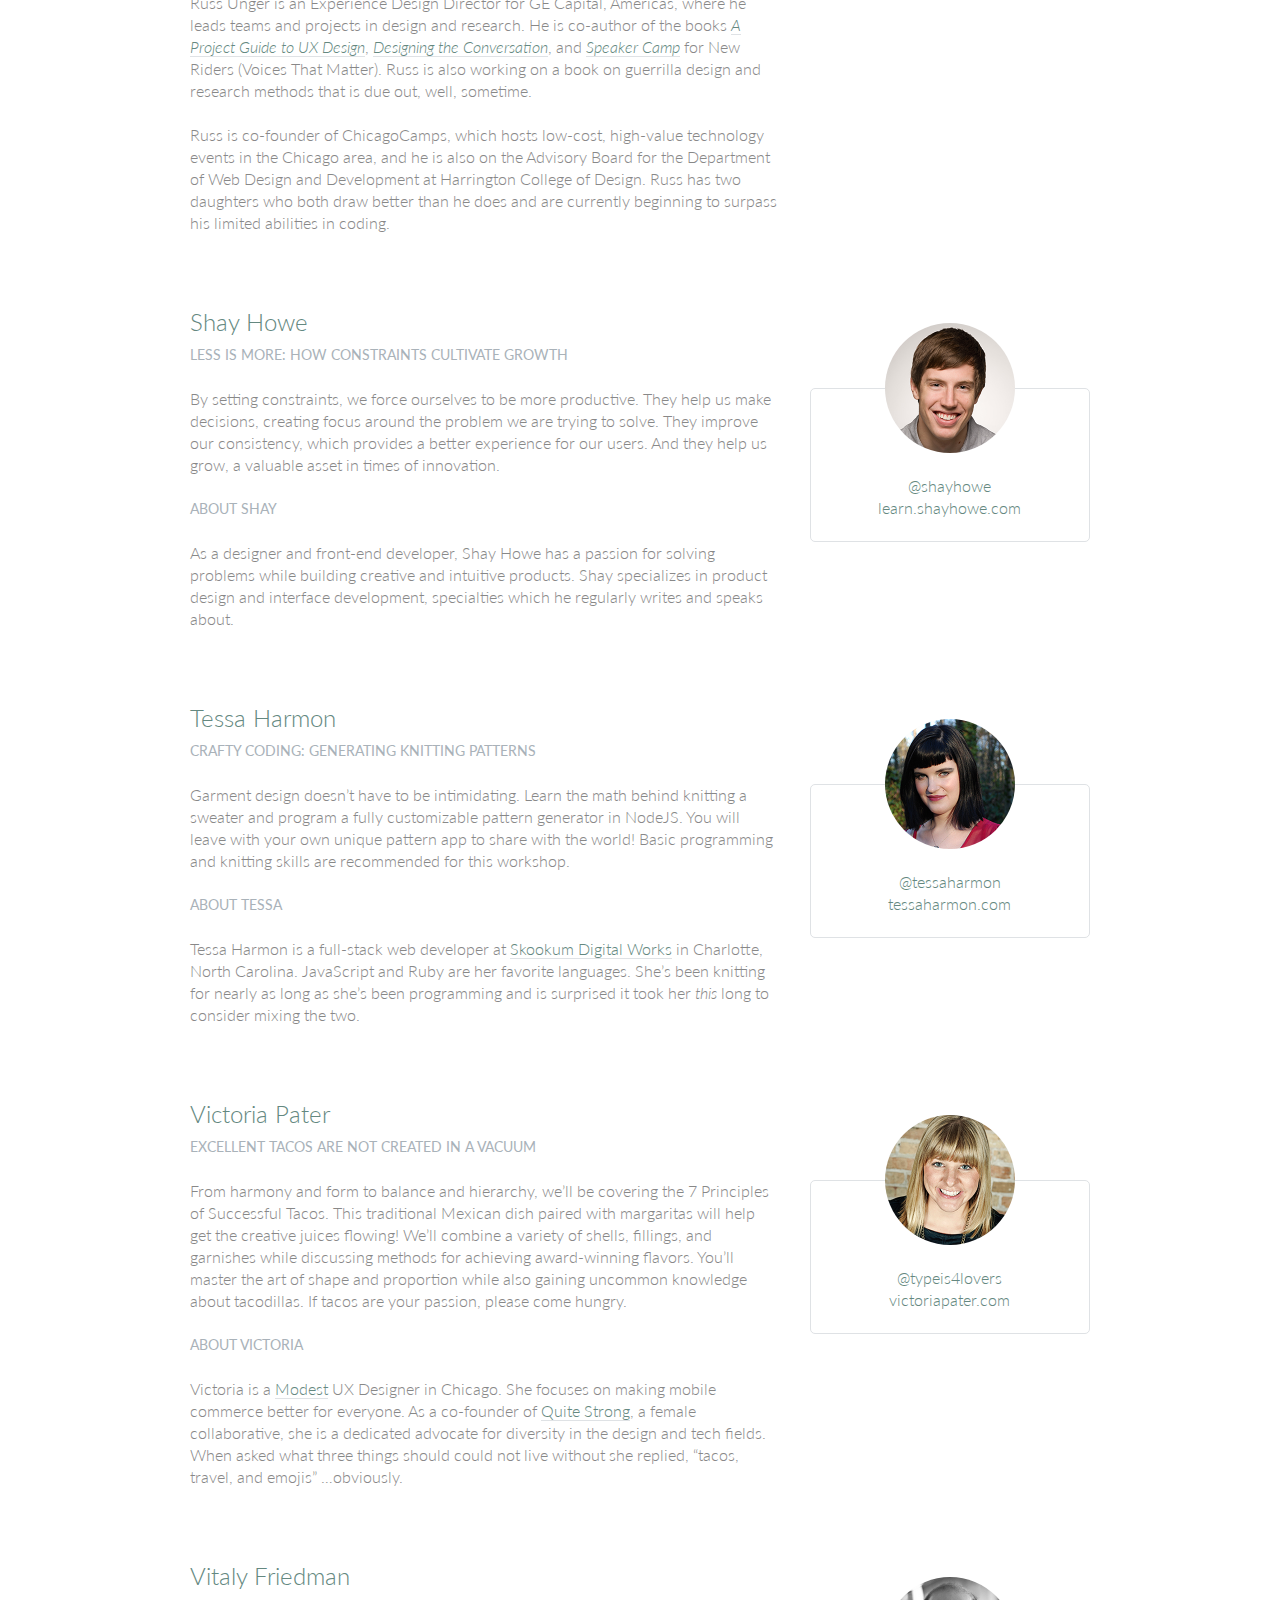
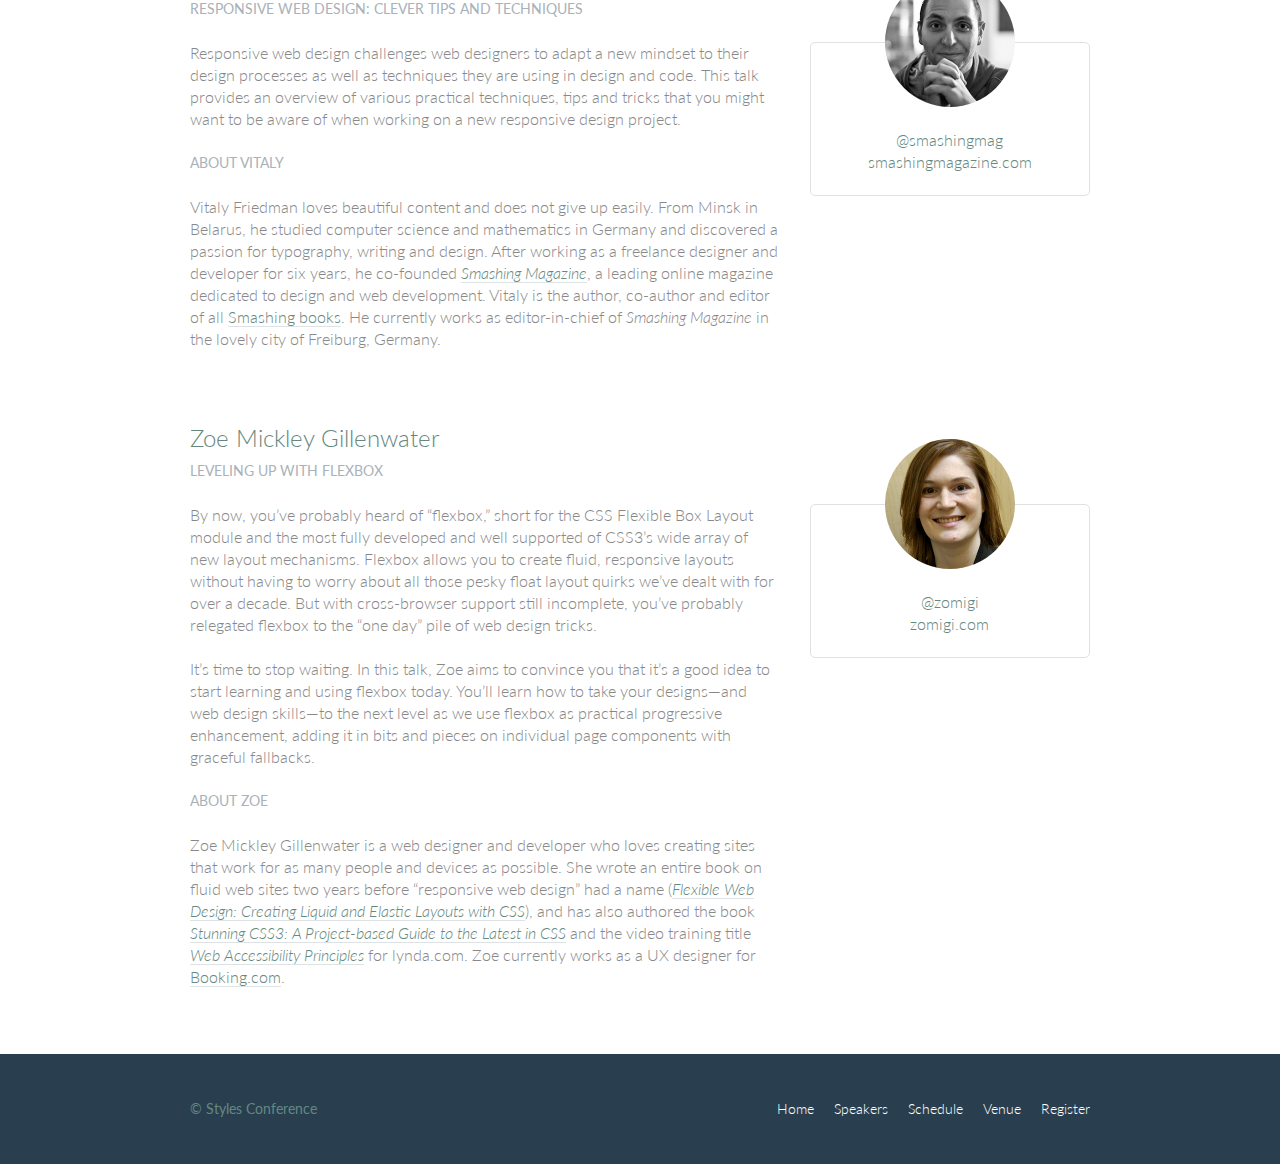
<file: learn_to_code/speakers.html>
<!DOCTYPE html>
<html lang="en">

  <head>
    <meta charset="utf-8">
    <title>Speakers - Styles Conference</title>
    <link rel="stylesheet" href="assets/stylesheets/main.css">
    <link rel="stylesheet" href="http://fonts.googleapis.com/css?family=Lato:100,300,400">
  </head>

  <body>

    <!-- Header -->

    <header class="primary-header container group">

      <h1 class="logo">
        <a href="index.html">Styles <br> Conference</a>
      </h1>

      <h3 class="tagline">August 24&ndash;26th &mdash; Chicago, IL</h3>

      <nav class="nav primary-nav">
        <ul>
          <li><a href="index.html">Home</a></li><!--
          --><li><a href="speakers.html">Speakers</a></li><!--
          --><li><a href="schedule.html">Schedule</a></li><!--
          --><li><a href="venue.html">Venue</a></li><!--
          --><li><a href="register.html">Register</a></li>
        </ul>
      </nav>

    </header>

    <!-- Lead -->

    <section class="row-alt">
      <div class="lead container">

        <h1>Speakers</h1>

        <p>We&#8217;re happy to welcome over twenty speakers to present on the industry&#8217;s latest technologies. Prepare for an inspiration extravaganza.</p>

      </div>
    </section>

    <!-- Main content -->

    <section class="row">
      <div class="grid">

        <!-- Aaron Irizarry -->

        <section class="speaker" id="aaron-irizarry">

          <div class="col-2-3">

            <h2>Aaron Irizarry</h2>
            <h5>Designing a Culture of Design</h5>

            <p>Workplace culture doesn&#8217;t start with beanbags, foosball tables, or a beer fridge, and it doesn&#8217;t end with neckties, PCs, or big corporations. It&#8217;s the unwritten rules, behavior, beliefs, and the motivations that enable good work to get done, or it&#8217;s what stifles a workforce. For design to be most effective and for designers to feel valued, we need to work in a culture that embraces design and allows it to succeed.</p>

            <p>In Aaron&#8217;s session he will explore how to recognize the traits of organizations that *get* design, both large and small. He will share what those teams, departments, and companies have that others don&#8217;t, and more importantly, how to begin to change your own workplace&#8217;s culture. Once you&#8217;ve worked within a culture of design it&#8217;s almost impossible to imagine yourself anywhere else.</p>

            <h5>About Aaron</h5>

            <p>Aaron Irizarry is a Senior Product Designer for Nasdaq OMX, a lover of heavy metal, a foodie, and a master of BBQ arts. You can find some of his thoughts and presentations on the conversation surrounding design over at <a href="http://www.discussingdesign.com/">discussingdesign.com</a>.</p>

          </div><!--

          --><aside class="col-1-3">
            <div class="speaker-info">
            <img src="assets/images/speakers/aaron-irizarry.jpg" alt="Aaron">
              <ul>
                <li><a href="https://twitter.com/aaroni">@aaroni</a></li>
                <li><a href="http://www.thisisaaronslife.com/">thisisaaronslife.com</a></li>
              </ul>

            </div>
          </aside>

        </section>

        <!-- Adam Connor -->

        <section class="speaker" id="adam-connor">

          <div class="col-2-3">

            <h2>Adam Connor</h2>
            <h5>Lights! Camera! Interaction! Design Inspiration from Filmmakers</h5>

            <p>Films succeed in evoking responses and engaging audiences only with a combination of well-written narrative and effective storytelling technique. It&#8217;s the filmmaker&#8217;s job to put this together. To do so they&#8217;ve developed processes, tools and techniques that allow them to focus attention, emphasize information, foreshadow and produce the many elements that together comprise a well-told story.</p>

            <p>With this workshop, we&#8217;ll revisit the topic of using stories in design and expand on the technical aspects used in film to communicate. We&#8217;ll look at some tools used in film, such as cinematic patterns, beat sheets, and storyboards. We&#8217;ll consider why they&#8217;re used and how we might look to them for inspiration.</p>

            <h5>About Adam</h5>

            <p>Adam Connor is a designer, illustrator and speaker passionate about collaboration, communication, creativity and storytelling. As an Experience Design Director with Mad*Pow, Adam combines 10+ years of experience in interaction and experience design with a background in computer science, film, and animation to create effective and easy-to-use digital products and services. He believes that no matter how utilitarian a tool is, at the core of its creation lies a story; uncovering that story is key to its success. Occasionally, he shares his perspectives on design at <a href="http://adamconnor.com/">adamconnor.com</a> and <a href="http://www.discussingdesign.com/">discussingdesign.com</a>.</p>

          </div><!--

          --><aside class="col-1-3">
            <div class="speaker-info">
            <img src="assets/images/speakers/adam-connor.jpg" alt="AC">
              <ul>
                <li><a href="https://twitter.com/adamconnor">@adamconnor</a></li>
                <li><a href="http://adamconnor.com/">adamconnor.com</a></li>
              </ul>

            </div>
          </aside>

        </section>

        <!-- AJ Self -->

        <section class="speaker" id="aj-self">

          <div class="col-2-3">

            <h2>AJ Self</h2>
            <h5>(You Should Be) Testing Your JavaScript</h5>

            <p>JavaScript applications frequently utilize battle-tested libraries like jQuery, AngularJS, Backbone.js and more, but how can we be sure that our code is ready for production? This talk will share tips on how writing tests can be written easily and quickly and how to remove buggy code through testing.</p>

            <h5>About AJ</h5>

            <p>AJ is a software engineer specializing in JavaScript working at Belly in Chicago. Lately he has been writing applications with AngularJS and loving it. When not coding he is out loving the outdoors with his dog, Sunshine.</p>

          </div><!--

          --><aside class="col-1-3">
            <div class="speaker-info">
            <img src="assets/images/speakers/aj-self.jpg" alt="AJ">
              <ul>
                <li><a href="https://twitter.com/ajself">@ajself</a></li>
                <li><a href="http://www.ajself.com/">ajself.com</a></li>
              </ul>

            </div>
          </aside>

        </section>

        <!-- Arman Ghosh -->

        <section class="speaker" id="arman-ghosh">

          <div class="col-2-3">

            <h2>Arman Ghosh</h2>
            <h5>Designing Deals: How Good Design Drives Sales</h5>

            <p>Perception influences decisions, especially when it comes to selling products and services. Learn why before you even start sales conversations; good, thoughtful design and presentation will define you and your ability to close deals.</p>

            <h5>About Arman</h5>

            <p>Arman is an entrepreneur who has his roots planted in building aggressive sales and revenue-generating teams. Having built out national sales and operations teams in the B2B and consumer spaces, his focus has been driving aggressive growth for technology-based companies. He has an extensive operating background and has built a career disrupting sales processes and approaches with companies doing the same in their respective technology spaces.</p>

          </div><!--

          --><aside class="col-1-3">
            <div class="speaker-info">
            <img src="assets/images/speakers/arman-ghosh.jpg" alt="Arman Ghosh">
              <ul>
                <li><a href="https://twitter.com/armanghosh">@armanghosh</a></li>
              </ul>

            </div>
          </aside>

        </section>

        <!-- Bermon Painter -->

        <section class="speaker" id="bermon-painter">

          <div class="col-2-3">

            <h2>Bermon Painter</h2>
            <h5>Death to Wireframes: Long Live Rapid Prototyping</h5>

            <p>Static wireframes are a drag on the whole design process. Prototyping makes things a little better by allowing you to stitch together static wireframes or mockups while adding basic interactions. Rapid prototyping with HTML, CSS, and JavaScript is even better and faster; it increases collaboration and improves the iteration process. Kill your wireframes. Long live rapid prototyping.</p>

            <h5>About Bermon</h5>

            <p>Bermon is the organizer of various community groups for user experience designers and front-end developers, and the organizer of Blend Conference, a three-day, multi-track event for user experience strategists, designers and developers. He also leads the user experience team for Cardinal Solutions&#8217; Charlotte office, where he consults with large enterprise clients on interesting problems across user experience, design and front-end development.</p>

          </div><!--

          --><aside class="col-1-3">
            <div class="speaker-info">
            <img src="assets/images/speakers/bermon-painter.jpg" alt="Bermon Painter">

              <ul>
                <li><a href="https://twitter.com/bermonpainter">@bermonpainter</a></li>
                <li><a href="http://bermonpainter.com/">bermonpainter.com</a></li>
              </ul>

            </div>
          </aside>

        </section>

        <!-- Brad Smith -->

        <section class="speaker" id="brad-smith">

          <div class="col-2-3">

            <h2>Brad Smith</h2>
            <h5>What Designers and Strategists Can Learn from Dick Fosbury</h5>

            <p>Dick Fosbury is an American track and field athlete who challenged the conventional approach to the high jump with an unorthodox &#8220;back first&#8221; technique that became known as the Fosbury Flop. His innovative approach to a sport that seemed to have reached its limits was ridiculed at first, with sportswriters labeling him &#8220;the world&#8217;s laziest high jumper&#8221; &#8212; but today variations of the Fosbury Flop are used by almost every high jumper.</p>

            <p>We need to challenge conventions, too. Many of the design conventions used in web, mobile and device interfaces have evolved from systems and processes that no longer connect with our audiences&#8217; realities: a floppy disk as a metaphor to &#8220;save&#8221; information, push buttons as control devices and typography standards derived from mechanical typesetting.</p>

            <p>As designers and strategists, we need to think like Dick Fosbury, to deconstruct analogues, and to free ourselves from outdated ideas so that we can develop the new interfaces and interactions of the future.</p>

            <h5>About Brad</h5>

            <p>Brad Smith is executive director for WebVisions, a conference that explores the future of the web. Most recently he launched &#8220;The Institute for Social Good,&#8221; an organization that connects non-profits with volunteers willing to spend a day building awesome web and mobile apps to change the world for the better.</p>

          </div><!--

          --><aside class="col-1-3">
            <div class="speaker-info">
            <img src="assets/images/speakers/brad-smith.jpg" alt="Brad Smith">

              <ul>
                <li><a href="http://www.webvisionsevent.com/">webvisionsevent.com</a></li>
                <li><a href="http://www.instituteforsocialgood.org/">instituteforsocialgood.org</a></li>
              </ul>

            </div>
          </aside>

        </section>

        <!-- Candi Lemoine -->

        <section class="speaker" id="candi-lemoine">

          <div class="col-2-3">

            <h2>Candi Lemoine</h2>
            <h5>Making Remote Development Work</h5>

            <p>It&#8217;s not uncommon for developers and designers to work from home. There are also a few companies that have multiple offices. Working for a business that spans three different time zones, Candi Lemoine will show how you make cross-office collaboration work. She will suggest various helpful tools because constant communication is key.</p>

            <h5>About Candi</h5>

            <p>Candi Lemoine is a User Interface Developer at Dominion Marine Media as well as a Customer Advocate at A Book Apart. Aside from researching about user experience and design patterns, she also loves mentoring college students about the front-end side of the web. She also enjoys participating in hackathons with other co-workers and students.</p>

          </div><!--

          --><aside class="col-1-3">
            <div class="speaker-info">
            <img src="assets/images/speakers/candi-lemoine.jpg" alt="Candi Lemoine">
              <ul>
                <li><a href="https://twitter.com/candicodeit">@candicodeit</a></li>
                <li><a href="http://candicode.it/">candicode.it</a></li>
              </ul>

            </div>
          </aside>

        </section>

        <!-- Carolyn Chandler -->

        <section class="speaker" id="carolyn-chandler">

          <div class="col-2-3">

            <h2>Carolyn Chandler</h2>
            <h5>The Business of Play</h5>

            <p>Play isn&#8217;t just for kids and heavy gamers. Anyone with a Foursquare account knows that &#8211; and the stickiness of a badge and a leaderboard. But a good, playful user experience isn&#8217;t about those surface elements either &#8211; it&#8217;s about creating an environment with well-understood rules, meaningful objectives, and a sense of fun. Whether you&#8217;re trying to encourage people &#8211; or yourself &#8211; to save money or to lose weight, a focus on game mechanics and play could be the trump card you&#8217;re looking for.</p>

            <h5>About Carolyn</h5>

            <p>Carolyn Chandler has been working in the field of User Experience Design for over 14 years. She was an adjunct professor at DePaul University and is the UX Design Instructor at The Starter League, where she first developed her activity-based approach for teaching core design concepts. Carolyn is the co-founder of The School for Digital Craftsmanship and co-author of two books, <cite>A Project Guide to UX Design</cite> and <cite>Adventures in Experience Design</cite>.</p>

          </div><!--

          --><aside class="col-1-3">
            <div class="speaker-info">
            <img src="assets/images/speakers/carolyn-chandler.jpg" alt="Carolyn Chandler">

              <ul>
                <li><a href="https://twitter.com/chanan">@chanan</a></li>
                <li><a href="http://www.dhalo.com/">dhalo.com</a></li>
              </ul>

            </div>
          </aside>

        </section>

        <!-- Chris Mills -->

        <section class="speaker" id="chris-mills">

          <div class="col-2-3">

            <h2>Chris Mills</h2>
            <h5>Heavy Metal Coding</h5>

            <p>In this unconventional talk, Chris Mills will encourage you to pick up some drum sticks in addition to your laptop, and beat out a rhythm of learning &#8211; both of code and drum beats! You&#8217;ll learn basic JavaScript and CSS, plus beginner&#8217;s heavy metal drum patterns. The two are a marriage made in heaven, as nothing is a better antidote to code frustration than beating seven shades of **** out of a drum kit.</p>

            <h5>About Chris</h5>

            <p>Chris Mills is a Senior Tech Writer at Mozilla, where he writes docs and demos about open web apps, Firefox OS and related subjects. He loves tinkering around with HTML, CSS, JavaScript and other web technologies, and gives occasional tech talks at conferences and universities.</p>

          </div><!--

          --><aside class="col-1-3">
            <div class="speaker-info">
            <img src="assets/images/speakers/chris-mills.jpg" alt="Chris Mills">
            
              <ul>
                <li><a href="https://twitter.com/chrisdavidmills">@chrisdavidmills</a></li>
                <li><a href="https://developer.mozilla.org/">developer.mozilla.org</a></li>
              </ul>

            </div>
          </aside>

        </section>

        <!-- Dan Denney -->

        <section class="speaker" id="dan-denney">

          <div class="col-2-3">

            <h2>Dan Denney</h2>
            <h5>Creating HTML Emails Can Be Fun</h5>

            <p>In this presentation Dan will share techniques on how to send awesome messages using CSS, media queries and everyone&#8217;s favorite HTML element: tables. The fun part comes in the tools available for automation and testing to make it feel less like 1999.</p>

            <h5>About Dan</h5>

            <p>Dan is a front-end dev at Envy Labs, where he works on client projects and Code School. He has been called a &#8220;seriously good copy and paster&#8221; and he puts those skills to use as he spends his days learning, unlearning and relearning how to build things for the web.</p>

          </div><!--

          --><aside class="col-1-3">
            <div class="speaker-info">
            <img src="assets/images/speakers/dan-denney.jpg" alt="Dan Denney">
              <ul>
                <li><a href="https://twitter.com/dandenney">@dandenney</a></li>
                <li><a href="http://dandenney.com/">dandenney.com</a></li>
              </ul>

            </div>
          </aside>

        </section>

        <!-- Darby Frey -->

        <section class="speaker" id="darby-frey">

          <div class="col-2-3">

            <h2>Darby Frey</h2>
            <h5>Building a Mobile Layout</h5>

            <p>Designing for mobile is challenging. With the ever-changing landscape of devices and screen sizes, there is no way to predict every possible canvas we will be designing for. Luckily, there are a few tools at our disposal that allow us to be confident in our designs.</p>

            <p>In this session we will introduce some of these tools and dive into some code to see how they can be used to create designs that look great on any device.</p>

            <h5>About Darby</h5>

            <p>Darby Frey is a software engineer and consultant who has worked on web and mobile applications for many clients including Groupon, Toyota, Paramount Pictures and others. Currently he is working with Belly in Chicago to create the world&#8217;s best customer loyalty platform. He can be found on Twitter at <a href="https://twitter.com/darbyfrey">@darbyfrey</a>.</p>

          </div><!--

          --><aside class="col-1-3">
            <div class="speaker-info">
            <img src="assets/images/speakers/darby-frey.jpg" alt="Darby Frey">
              <ul>
                <li><a href="https://twitter.com/darbyfrey">@darbyfrey</a></li>
                <li><a href="http://darbyfrey.com/">darbyfrey.com</a></li>
              </ul>

            </div>
          </aside>

        </section>

        <!-- Erica Decker -->

        <section class="speaker" id="erica-decker">

          <div class="col-2-3">

            <h2>Erica Decker</h2>
            <h5>What Disney Can Teach You about User Experience Design</h5>

            <p>From the creation of the 1937 film <cite>Snow White and the Seven Dwarves</cite>, to newer animated films such as <cite>The Princess and the Frog</cite>, to the branded &#8220;Wonderful World of Disney&#8221; itself, the Disney empire has been built upon a design ecosystem. Each film, theme park, or cruise shares a holistic view of a perfect world across time and cultures. Within each experience, the same beloved character traits are highlighted, similar visual and animation styles are used, and the same story and musical techniques are leveraged to bring the audience to an emotional place. This helps make the user experience familiar and nostalgic, and lightens the audience&#8217;s cognitive load to promote enjoyment. Join Erica as she highlights Disney&#8217;s user experience techniques and outlines how you can use them to design an ecosystem that will leave behind a lasting legacy, even while waiting in an extremely long line.</p>

            <h5>About Erica</h5>

            <p>Erica Decker is a designer, developer, and speaker with a passion for technology, challenges, and all things design. She believes that fast-paced, iterative, holistic design is the best way to drive product innovation, and can support that belief with a lot of evidence. She has designed engaging digital experiences for Fortune 500 companies, non-profits, and upcoming companies alike, and is currently writing this bio while referring to herself in the third person.</p>

          </div><!--

          --><aside class="col-1-3">
            <div class="speaker-info">
            <img src="assets/images/speakers/erica-decker.jpg" alt="Erica Decker">

              <ul>
                <li><a href="http://ericadecker.com/">ericadecker.com</a></li>
              </ul>

            </div>
          </aside>

        </section>

        <!-- Estelle Weyl -->

        <section class="speaker" id="estelle-weyl">

          <div class="col-2-3">

            <h2>Estelle Weyl</h2>
            <h5>Select This!</h5>

            <p>Pick an element, any element. Style it. Manipulate it. No IDs. No classes. No jQuery necessary. Learn all the new features of selectors in CSS and JavaScript hat enable you to select this DOM node, that DOM node, and even an imaginary DOM node based on attributes, relation to other elements, location in the DOM, or just an element&#8217;s mere existence.</p>

            <h5>About Estelle</h5>

            <p><a href="https://twitter.com/estellevw">Estelle Weyl</a> is an internationally published author (<cite><a href="http://shop.oreilly.com/product/0636920021711.do">Mobile HTML5</a></cite>, <cite><a href="http://shop.oreilly.com/product/0636920018063.do">HTML5: The Definitive Guide</a></cite> and <cite><a href="http://shop.oreilly.com/product/9780980846904.do">HTML5 and CSS3 for the Real World</a></cite>), speaker, trainer, and consultant. Estelle shares esoteric tidbits learned while programming CSS, JavaScript and HTML, provides tutorials and detailed grids of CSS3 and HTML5 browser support at <a href="http://www.standardista.com/">Standardista</a>. Her tutorials and workshops are available on <a href="http://estelle.github.io/">GitHub</a>.</p>

          </div><!--

          --><aside class="col-1-3">
            <div class="speaker-info">
            <img src="assets/images/speakers/estelle-weyl.jpg" alt="Estelle Weyl">
              <ul>
                <li><a href="https://twitter.com/estellevw">@estellevw</a></li>
                <li><a href="http://standardista.com/">standardista.com</a></li>
              </ul>

            </div>
          </aside>

        </section>

        <!-- Jen Myers -->

        <section class="speaker" id="jen-myers">

          <div class="col-2-3">

            <h2>Jen Myers</h2>
            <h5>Teaching Our CSS to Play Nice</h5>

            <p>Talk abstract: As our websites, applications and teams grow larger and more complicated, so does our CSS. Before we know it, we find ourselves no longer with cute little stylesheets, but sprawling, surly teenaged CSS that doesn&#8217;t always play nice with others. We need to learn how to manage and optimize our CSS no matter how large the project or diverse the team. If we start early, we can use best practices and tools to raise full-grown stylesheets any designer or developer would be happy to work with.</p>

            <h5>About Jen</h5>

            <p>Jen Myers is a web designer/developer and part of the instructor team at Dev Bootcamp in Chicago. In 2011, she founded the Columbus, Ohio chapter of Girl Develop It, an organization that provides introductory coding classes aimed at women, and she currently co-leads the Girl Develop It Chicago chapter. She speaks regularly about design, development and diversity, and focuses on finding new ways to make both technology and technology education accessible to everyone.</p>

          </div><!--

          --><aside class="col-1-3">
            <div class="speaker-info">
            <img src="assets/images/speakers/jen-myers.jpg" alt="Jen Myers">
              <ul>
                <li><a href="https://twitter.com/antiheroine">@antiheroine</a></li>
                <li><a href="http://jenmyers.net/">jenmyers.net</a></li>
              </ul>

            </div>
          </aside>

        </section>

        <!-- Jenn Downs -->

        <section class="speaker" id="jenn-downs">

          <div class="col-2-3">

            <h2>Jenn Downs</h2>
            <h5>What&#8217;s Stopping You?</h5>

            <p>Creating in the face of negativity, fear, health problems, and your inner critic can at times feel impossible. Let&#8217;s face our fears together, name these problems and break them down, silence our inner critics, and talk about when it&#8217;s time to take a break or let go of a project for good.</p>

            <h5>About Jenn</h5>

            <p>Jenn Downs swung her way through the jungle at MailChimp from support to tech writing to UX Design Research. After six years she&#8217;s been bitten by the entrepreneurship bug and she is now the Business/Tech Manager for Carpenter Koby Downs in Atlanta. Never one to only do one thing at a time, Jenn is also doing freelance email marketing and UX work on the side.</p>

            <p>Outside of loving the web, Jenn is a songwriter and loves Rock and Roll!</p>

          </div><!--

          --><aside class="col-1-3">
            <div class="speaker-info">
              <img src="assets/images/speakers/jenn-downs.jpg" alt="Jenn Downs">
              <ul>
                <li><a href="https://twitter.com/beparticular">@beparticular</a></li>
                <li><a href="http://beparticular.com/">beparticular.com</a></li>
              </ul>

            </div>
          </aside>

        </section>

        <!-- Jennifer Jones -->

        <section class="speaker" id="jennifer-jones">

          <div class="col-2-3">

            <h2>Jennifer Jones</h2>
            <h5>What Designers Can Learn from Parenting</h5>

            <p>That first client meeting may not feel as warm and fulfilling as the first time you hold your newborn child, but consider the similarities.</p>

            <p>You know each other but have never met. As the relationship grows you will have to rely on your experiences and education to gently guide them while allowing flexibility for projects to change and evolve. It&#8217;s not your job to control everything, but if you are successful you will create a well-rounded piece that everyone involved can love.</p>

            <h5>About Jennifer</h5>

            <p>Jennifer Jones is an event coordinator for the WebVisions Conference and also co-authors a blog with her teenage daughter. She and her family live in Portland, Oregon where she balances work, parenting and any other life challenge with honesty, humor and liquor.</p>

          </div><!--

          --><aside class="col-1-3">
            <div class="speaker-info">
            <img src="assets/images/speakers/jennifer-jones.jpg" alt="Jennifer Jones">

              <ul>
                <li><a href="https://twitter.com/Foerocious">@foerocious</a></li>
                <li><a href="http://crampedconversations.com/">crampedconversations.com</a></li>
              </ul>

            </div>
          </aside>

        </section>

        <!-- Leslie Jensen-Inman -->

        <section class="speaker" id="leslie-jensen-inman">

          <div class="col-2-3">

            <h2>Dr. Leslie Jensen-Inman</h2>
            <h5>Designing to Learn</h5>

            <p>We&#8217;ve reached a point where non-designers understand the value of design. This has led to an increase in demand for design talent. In the past, we would have turned to institutions of higher education to help us find new talent; however, today&#8217;s graduates often finish school without the skills they need to thrive in a professional design setting.</p>

            <p>There is a massive gap between what students learn and what industry needs. This skills gap leaves graduates unable to find jobs and hiring companies unable to find talent. How we approach this challenge will affect the continued relevance and value of design.</p>

            <h5>About Leslie</h5>

            <p><a href="http://www.jenseninman.com">Dr. Leslie Jensen-Inman</a> is a designer, speaker, author, and educator. Leslie is co-founder of the user experience design school <a href="http://www.centercentre.com">Center Centre</a>, where she connects industry, education, and community. Creative Director and co-author of <cite>InterACT with Web Standards: A holistic approach to web design</cite>, Leslie has written articles for publications such as <cite>A List Apart</cite>, <cite>The Pastry Box</cite>, <cite>Ladies in Tech</cite>, and <cite>.net Magazine</cite>.</p>

          </div><!--

          --><aside class="col-1-3">
            <div class="speaker-info">
              <img src="assets/images/speakers/leslie-jensen-inman.jpg" alt="Leslie Jensen Inman">
              
              <ul>
                <li><a href="https://twitter.com/jenseninman">@jenseninman</a></li>
                <li><a href="http://unicorninstitute.com/">unicorninstitute.com</a></li>
              </ul>

            </div>
          </aside>

        </section>

        <!-- Maya Bruck -->

        <section class="speaker" id="maya-bruck">

          <div class="col-2-3">

            <h2>Maya Bruck</h2>
            <h5>So You Want to Be a Unicorn</h5>

            <p>They&#8217;re elusive, those rare beings who do front-end development, visual design, project management, UX, content strategy, and are whizzes at user research. In an industry that&#8217;s constantly changing and evolving, there are both benefits and drawbacks to being a generalist. We&#8217;ll walk through strategies to fill gaps in your skill set while working a full-time job, and collaborative tools and techniques you can use while you quest to learn it all.</p>

            <h5>About Maya</h5>

            <p>Maya Bruck is Creative Director at Pixo, a growing, employee-run digital consulting agency, where she guides clients through identity crisis to a meaningful, impactful web presence. In addition to conducting client therapy, she also designs websites and applications that are both beautiful and organization changing.</p>

            <p>A passion for collaboration and community led her to co-found the Champaign-Urbana Design Organization (CUDO) in 2008, and through CUDO she has cultivated a vibrant design culture in the community. She speaks regularly about design and client management and is overcoming her fear of learning JavaScript.</p>

          </div><!--

          --><aside class="col-1-3">
            <div class="speaker-info">
            <img src="assets/images/speakers/maya-bruck.jpg" alt="Maya Bruck">
              <ul>
                <li><a href="https://twitter.com/mayabruck">@mayabruck</a></li>
                <li><a href="http://pixotech.com/">pixotech.com</a></li>
              </ul>

            </div>
          </aside>

        </section>

        <!-- Russ Unger -->

        <section class="speaker" id="russ-unger">

          <div class="col-2-3">

            <h2>Russ Unger</h2>
            <h5>From Muppets to Mastery: Core UX Principles from Mr. Jim Henson</h5>

            <p>Jim Henson started working as a puppeteer in 1954, a fair 40-50 years before many of us even considered User Experience as a career. He did, however, take it upon himself to apply many of the core principles that UX Designers are falling love with today (or are at least using as part of our everyday lives). Hang out for a quick dive into the life of Jim Henson, with a view into his work from the perspective of how it pertains to what it is we&#8217;re doing today, that promises to even leave Waldorf and Statler happy.</p>

            <h5>About Russ</h5>

            <p>Russ Unger is an Experience Design Director for GE Capital, Americas, where he leads teams and projects in design and research. He is co-author of the books <cite><a href="http://projectuxd.com/">A Project Guide to UX Design</a></cite>, <cite><a href="http://www.designingtheconversation.com/">Designing the Conversation</a></cite>, and <cite><a href="http://speakercampbook.com/">Speaker Camp</a></cite> for New Riders (Voices That Matter). Russ is also working on a book on guerrilla design and research methods that is due out, well, sometime.</p>

            <p>Russ is co-founder of ChicagoCamps, which hosts low-cost, high-value technology events in the Chicago area, and he is also on the Advisory Board for the Department of Web Design and Development at Harrington College of Design. Russ has two daughters who both draw better than he does and are currently beginning to surpass his limited abilities in coding.</p>

          </div><!--

          --><aside class="col-1-3">
            <div class="speaker-info">
              
              <img src="assets/images/speakers/russ-unger.jpg" alt="Russ Unger">
              <ul>
                <li><a href="https://twitter.com/russu">@russu</a></li>
                <li><a href="http://www.userglue.com/">userglue.com</a></li>
              </ul>

            </div>
          </aside>

        </section>

        <!-- Shay Howe -->

        <section class="speaker" id="shay-howe">

          <div class="col-2-3">
            <h2>Shay Howe</h2>
            <h5>Less Is More: How Constraints Cultivate Growth</h5>

            <p>By setting constraints, we force ourselves to be more productive. They help us make decisions, creating focus around the problem we are trying to solve. They improve our consistency, which provides a better experience for our users. And they help us grow, a valuable asset in times of innovation.</p>

            <h5>About Shay</h5>

            <p>As a designer and front-end developer, Shay Howe has a passion for solving problems while building creative and intuitive products. Shay specializes in product design and interface development, specialties which he regularly writes and speaks about.</p>

          </div><!--

          --><aside class="col-1-3">
            <div class="speaker-info">
              <img src="assets/images/speakers/shay-howe.jpg" alt="Shay Howe">
              
              <ul>
                <li><a href="https://twitter.com/shayhowe">@shayhowe</a></li>
                <li><a href="http://learn.shayhowe.com/">learn.shayhowe.com</a></li>
              </ul>

            </div>
          </aside>

        </section>

        <!-- Tessa Harmon -->

        <section class="speaker" id="tessa-harmon">

          <div class="col-2-3">

            <h2>Tessa Harmon</h2>
            <h5>Crafty Coding: Generating Knitting Patterns</h5>

            <p>Garment design doesn&#8217;t have to be intimidating. Learn the math behind knitting a sweater and program a fully customizable pattern generator in NodeJS. You will leave with your own unique pattern app to share with the world! Basic programming and knitting skills are recommended for this workshop.</p>

            <h5>About Tessa</h5>

            <p>Tessa Harmon is a full-stack web developer at <a href="http://www.skookum.com/">Skookum Digital Works</a> in Charlotte, North Carolina. JavaScript and Ruby are her favorite languages. She&#8217;s been knitting for nearly as long as she&#8217;s been programming and is surprised it took her <em>this</em> long to consider mixing the two.</p>

          </div><!--

          --><aside class="col-1-3">
            <div class="speaker-info">
              <img src="assets/images/speakers/tessa-harmon.jpg" alt="Tessa Harmon">
              <ul>
                <li><a href="https://twitter.com/tessaharmon">@tessaharmon</a></li>
                <li><a href="http://tessaharmon.com/">tessaharmon.com</a></li>
              </ul>

            </div>
          </aside>

        </section>

        <!-- Victoria Pater -->

        <section class="speaker" id="victoria-pater">

          <div class="col-2-3">

            <h2>Victoria Pater</h2>
            <h5>Excellent Tacos Are Not Created in a Vacuum</h5>

            <p>From harmony and form to balance and hierarchy, we&#8217;ll be covering the 7 Principles of Successful Tacos. This traditional Mexican dish paired with margaritas will help get the creative juices flowing! We&#8217;ll combine a variety of shells, fillings, and garnishes while discussing methods for achieving award-winning flavors. You&#8217;ll master the art of shape and proportion while also gaining uncommon knowledge about tacodillas. If tacos are your passion, please come hungry.</p>

            <h5>About Victoria</h5>

            <p>Victoria is a <a href="http://www.modest.com/">Modest</a> UX Designer in Chicago. She focuses on making mobile commerce better for everyone. As a co-founder of <a href="http://quitestrong.com/">Quite Strong</a>, a female collaborative, she is a dedicated advocate for diversity in the design and tech fields. When asked what three things should could not live without she replied, &#8220;tacos, travel, and emojis&#8221; &#8230;obviously.</p>

          </div><!--

          --><aside class="col-1-3">
            <div class="speaker-info">
            <img src="assets/images/speakers/victoria-pater.jpg" alt="Victoria Pater">
              <ul>
                <li><a href="https://twitter.com/typeis4lovers">@typeis4lovers</a></li>
                <li><a href="http://victoriapater.com/">victoriapater.com</a></li>
              </ul>

            </div>
          </aside>

        </section>

        <!-- Vitaly Friedman -->

        <section class="speaker" id="vitaly-friedman">

          <div class="col-2-3">

            <h2>Vitaly Friedman</h2>
            <h5>Responsive Web Design: Clever Tips and Techniques</h5>

            <p>Responsive web design challenges web designers to adapt a new mindset to their design processes as well as techniques they are using in design and code. This talk provides an overview of various practical techniques, tips and tricks that you might want to be aware of when working on a new responsive design project.</p>

            <h5>About Vitaly</h5>

            <p>Vitaly Friedman loves beautiful content and does not give up easily. From Minsk in Belarus, he studied computer science and mathematics in Germany and discovered a passion for typography, writing and design. After working as a freelance designer and developer for six years, he co-founded <cite><a href="http://smashingmagazine.com/">Smashing Magazine</a></cite>, a leading online magazine dedicated to design and web development. Vitaly is the author, co-author and editor of all <a href="https://shop.smashingmagazine.com">Smashing books</a>. He currently works as editor-in-chief of <cite>Smashing Magazine</cite> in the lovely city of Freiburg, Germany.</p>

          </div><!--

          --><aside class="col-1-3">
            <div class="speaker-info">
            <img src="assets/images/speakers/vitaly-friedman.jpg" alt="Vitaly Friedman">
              <ul>
                <li><a href="https://twitter.com/smashingmag">@smashingmag</a></li>
                <li><a href="http://smashingmagazine.com/">smashingmagazine.com</a></li>
              </ul>

            </div>
          </aside>

        </section>

        <!-- Zoe Mickley Gillenwater -->

        <section id="zoe-mickley-gillenwater">

          <div class="col-2-3">

            <h2>Zoe Mickley Gillenwater</h2>
            <h5>Leveling Up with Flexbox</h5>

            <p>By now, you&#8217;ve probably heard of &#8220;flexbox,&#8221; short for the CSS Flexible Box Layout module and the most fully developed and well supported of CSS3&#8217;s wide array of new layout mechanisms. Flexbox allows you to create fluid, responsive layouts without having to worry about all those pesky float layout quirks we&#8217;ve dealt with for over a decade. But with cross-browser support still incomplete, you&#8217;ve probably relegated flexbox to the &#8220;one day&#8221; pile of web design tricks.</p>

            <p>It&#8217;s time to stop waiting. In this talk, Zoe aims to convince you that it&#8217;s a good idea to start learning and using flexbox today. You&#8217;ll learn how to take your designs—and web design skills—to the next level as we use flexbox as practical progressive enhancement, adding it in bits and pieces on individual page components with graceful fallbacks.</p>

            <h5>About Zoe</h5>

            <p>Zoe Mickley Gillenwater is a web designer and developer who loves creating sites that work for as many people and devices as possible. She wrote an entire book on fluid web sites two years before &#8220;responsive web design&#8221; had a name (<cite><a href="http://www.flexiblewebbook.com/">Flexible Web Design: Creating Liquid and Elastic Layouts with CSS</a></cite>), and has also authored the book <cite><a href="http://www.stunningcss3.com/">Stunning CSS3: A Project-based Guide to the Latest in CSS</a></cite> and the video training title <cite><a href="http://zomigi.com/publications/#pub-accessibility">Web Accessibility Principles</a></cite> for lynda.com. Zoe currently works as a UX designer for <a href="http://www.booking.com/">Booking.com</a>.</p>

          </div><!--

          --><aside class="col-1-3">
            <div class="speaker-info">

            <img src="assets/images/speakers/zoe-mickley-gillenwater.jpg" alt="Zoe Mickley">
              <ul>
                <li><a href="https://twitter.com/zomigi">@zomigi</a></li>
                <li><a href="http://zomigi.com/">zomigi.com</a></li>
              </ul>

            </div>
          </aside>

        </section>

      </div>
    </section>

    <!-- Footer -->

    <footer class="primary-footer container group">

      <small>&copy; Styles Conference</small>

      <nav class="nav">
        <ul>
          <li><a href="index.html">Home</a></li><!--
          --><li><a href="speakers.html">Speakers</a></li><!--
          --><li><a href="schedule.html">Schedule</a></li><!--
          --><li><a href="venue.html">Venue</a></li><!--
          --><li><a href="register.html">Register</a></li>
        </ul>
      </nav>

    </footer>

  </body>
</html>
</file>
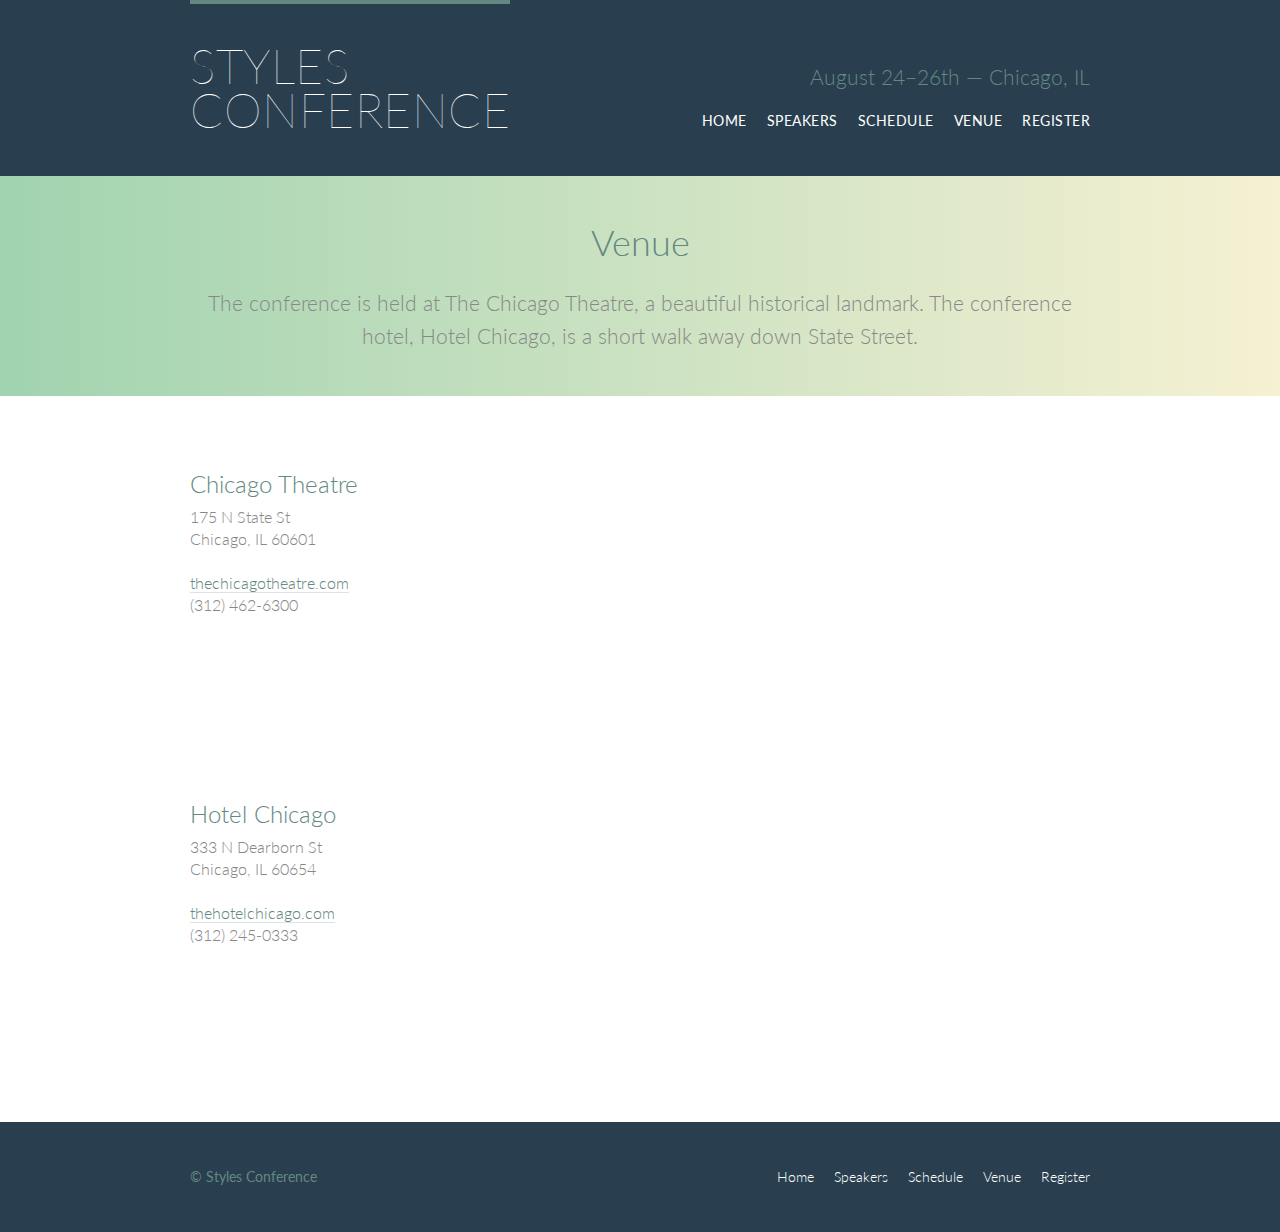
<file: learn_to_code/venue.html>
<!DOCTYPE html>
<html lang="en">

  <head>
    <meta charset="utf-8">
    <title>Venue - Styles Conference</title>
    <link rel="stylesheet" href="assets/stylesheets/main.css">
    <link rel="stylesheet" href="http://fonts.googleapis.com/css?family=Lato:100,300,400">
  </head>

  <body>

    <!-- Header -->

    <header class="primary-header container group">

      <h1 class="logo">
        <a href="index.html">Styles <br> Conference</a>
      </h1>

      <h3 class="tagline">August 24&ndash;26th &mdash; Chicago, IL</h3>

      <nav class="nav primary-nav">
        <ul>
          <li><a href="index.html">Home</a></li><!--
          --><li><a href="speakers.html">Speakers</a></li><!--
          --><li><a href="schedule.html">Schedule</a></li><!--
          --><li><a href="venue.html">Venue</a></li><!--
          --><li><a href="register.html">Register</a></li>
        </ul>
      </nav>

    </header>

    <!-- Lead -->

    <section class="row-alt">
      <div class="lead container">

        <h1>Venue</h1>

        <p>The conference is held at The Chicago Theatre, a beautiful historical landmark. The conference hotel, Hotel Chicago, is a short walk away down State Street.</p>

      </div>
    </section>

    <!-- Main content -->

    <section class="row">
      <div class="grid">

        <!-- Chicago Theatre -->

        <section class="venue-theatre">

          <div class="col-1-3">
            <h2>Chicago Theatre</h2>
            <p>175 N State St <br> Chicago, IL 60601</p>
            <p><a href="http://www.thechicagotheatre.com/">thechicagotheatre.com</a> <br> (312) 462-6300</p>
          </div><!--

          --><iframe class="venue-map col-2-3" src="https://www.google.com/maps/embed?pb=!1m5!3m3!1m2!1s0x880e2ca55810a493%3A0x4700ddf60fcbfad6!2schicago+theatre!5e0!3m2!1sen!2sus!4v1388701393606"></iframe>

        </section>

        <!-- Hotel Chicago -->

        <section class="venue-hotel">

          <div class="col-1-3">
            <h2>Hotel Chicago</h2>
            <p>333 N Dearborn St <br> Chicago, IL 60654</p>
            <p><a href="http://thehotelchicago.com/">thehotelchicago.com</a> <br> (312) 245-0333</p>
          </div><!--

          --><iframe class="venue-map col-2-3" src="https://www.google.com/maps/embed?pb=!1m5!3m3!1m2!1s0x880e2cb1da049173%3A0xa5c91d255a775f0b!2sHotel+Sax+Chicago%2C+North+Dearborn+Street%2C+Chicago%2C+IL!5e0!3m2!1sen!2sus!4v1388702493978"></iframe>

        </section>

      </div>
    </section>

    <!-- Footer -->

    <footer class="primary-footer container group">

      <small>&copy; Styles Conference</small>

      <nav class="nav">
        <ul>
          <li><a href="index.html">Home</a></li><!--
          --><li><a href="speakers.html">Speakers</a></li><!--
          --><li><a href="schedule.html">Schedule</a></li><!--
          --><li><a href="venue.html">Venue</a></li><!--
          --><li><a href="register.html">Register</a></li>
        </ul>
      </nav>

    </footer>

  </body>
</html>
</file>
<file: learn_to_code/assets/stylesheets/main.css>
/* http://meyerweb.com/eric/tools/css/reset/
   v2.0 | 20110126
   License: none (public domain)
*/

html, body, div, span, applet, object, iframe,
h1, h2, h3, h4, h5, h6, p, blockquote, pre,
a, abbr, acronym, address, big, cite, code,
del, dfn, em, img, ins, kbd, q, s, samp,
small, strike, strong, sub, sup, tt, var,
b, u, i, center,
dl, dt, dd, ol, ul, li,
fieldset, form, label, legend,
table, caption, tbody, tfoot, thead, tr, th, td,
article, aside, canvas, details, embed,
figure, figcaption, footer, header, hgroup,
menu, nav, output, ruby, section, summary,
time, mark, audio, video {
  margin: 0;
  padding: 0;
  border: 0;
  font-size: 100%;
  font: inherit;
  vertical-align: baseline;
}
/* HTML5 display-role reset for older browsers */
article, aside, details, figcaption, figure,
footer, header, hgroup, menu, nav, section {
  display: block;
}
body {
  line-height: 1;
}
ol, ul {
  list-style: none;
}
blockquote, q {
  quotes: none;
}
blockquote:before, blockquote:after,
q:before, q:after {
  content: '';
  content: none;
}
table {
  border-collapse: collapse;
  border-spacing: 0;
}

/*
  ========================================
  Custom styles
  ========================================
*/

body {
  background: #293f50;
  color: #888;
  font: 300 16px/22px "Lato", "Open Sans", "Helvetica Neue", Helvetica, Arial, sans-serif;
}

/*
  ========================================
  Grid
  ========================================
*/

*,
*:before,
*:after {
  -webkit-box-sizing: border-box;
     -moz-box-sizing: border-box;
          box-sizing: border-box;
}
.container,
.grid {
  margin: 0 auto;
  width: 960px;
}
.container {
  padding-left: 30px;
  padding-right: 30px;
}
.grid,
.col-1-3,
.col-2-3 {
  padding-left: 15px;
  padding-right: 15px;
}
.col-1-3,
.col-2-3  {
  display: inline-block;
  vertical-align: top;
}
.col-1-3 {
  width: 33.33%;
}
.col-2-3 {
  width: 66.66%;
}

/*
  ========================================
  Clearfix
  ========================================
*/

.group:before,
.group:after {
  content: "";
  display: table;
}
.group:after {
  clear: both;
}
.group {
  clear: both;
  *zoom: 1;
}

/*
  ========================================
  Rows
  ========================================
*/

.row,
.row-alt {
  min-width: 960px;
}
.row {
  background: #fff;
  padding: 66px 0 44px 0;
}
.row-alt {
  background: #cbe2c1;
  background: -webkit-linear-gradient(to right, #a1d3b0, #f6f1d3);
  background:    -moz-linear-gradient(to right, #a1d3b0, #f6f1d3);
  background:         linear-gradient(to right, #a1d3b0, #f6f1d3);
  padding: 44px 0 22px 0;
}

/*
  ========================================
  Typography
  ========================================
*/

h1, h2, h3, h4 {
  color: #648880;
}
h1, h3, h4, h5, p {
  margin-bottom: 22px;
}
h1 {
  font-size: 36px;
  line-height: 44px;
}
h2 {
  font-size: 24px;
  line-height: 44px;
}
h3 {
  font-size: 21px;
}
h4 {
  font-size: 18px;
}
h5 {
  color: #a9b2b9;
  font-size: 14px;
  font-weight: 400;
  text-transform: uppercase;
}
strong {
  font-weight: 400;
}
cite,
em {
  font-style: italic;
}

/*
  ========================================
  Leads
  ========================================
*/

.lead {
  text-align: center;
}
.lead p {
  font-size: 21px;
  line-height: 33px;
}

/*
  ========================================
  Links
  ========================================
*/

a {
  color: #648880;
  text-decoration: none;
}
a:hover {
  color: #a9b2b9;
}
p a {
  border-bottom: 1px solid #dfe2e5;
}
.primary-header a,
.primary-footer a {
  color: #fff;
}
.primary-header a:hover,
.primary-footer a:hover {
  color: #648880;
}

/*
  ========================================
  Buttons
  ========================================
*/

.btn {
  border-radius: 5px;
  color: #fff;
  cursor: pointer;
  font-weight: 400;
  letter-spacing: .5px;
  margin: 0;
  text-transform: uppercase;
}
.btn-alt {
  border: 1px solid #fff;
  padding: 10px 30px;
}
.btn-alt:hover {
  background: #fff;
  color: #648880;
}

/*
  ========================================
  Primary header
  ========================================
*/

.logo {
  border-top: 4px solid #648880;
  float: left;
  font-size: 48px;
  font-weight: 100;
  letter-spacing: .5px;
  line-height: 44px;
  padding: 40px 0 22px 0;
  text-transform: uppercase;
}
.tagline {
  margin: 66px 0 22px 0;
  text-align: right;
}
.primary-nav {
  font-size: 14px;
  font-weight: 400;
  letter-spacing: .5px;
  text-transform: uppercase;
}

/*
  ========================================
  Primary footer
  ========================================
*/

.primary-footer {
  color: #648880;
  font-size: 14px;
  padding-bottom: 44px;
  padding-top: 44px;
}
.primary-footer small {
  float: left;
  font-weight: 400;
}

/*
  ========================================
  Navigation
  ========================================
*/

.nav {
  text-align: right;
}

.nav li {
  display: inline-block;
  margin: 0 10px;
  vertical-align: top;
}
.nav li:last-child {
  margin-right: 0;
}


/*
  ========================================
  Home
  ========================================
*/

.hero {
  color: #fff;
  line-height: 44px;
  padding: 22px 80px 66px 80px;
  text-align: center;
}
.hero h2 {
  font-size: 36px;
}
.hero p {
  font-size: 24px;
  font-weight: 100;
}
.teaser a:hover h3 {
  color: #a9b2b9;
}

/*
  ========================================
  Speakers
  ========================================
*/
  
.speaker-info {
  border: 1px solid #dfe2e5;
  border-radius: 5px;
  margin-top: 88px;
  padding-bottom: 22px;
  text-align: center;
}

.speaker {
  margin-bottom: 44px;
}

.teaser img {
  border-radius: 5px;
  display: block;
  margin-bottom: 22px;
  max-width: 100%
}

.speaker-info img {
  border-radius: 50%;
  height: 130px;
  margin: -66px 0 22px 0;
  vertical-align: top;
}

/*
  ========================================
  Venue
  ========================================
*/

.venue-theatre {
  margin-bottom: 66px;
}
.venue-hotel {
  margin-bottom: 22px;
}

.venue-map {
  height: 264px;
}

/*
  ========================================
  Register
  ========================================
*/

.why-attend {
  list-style: square;
  margin: 0 0 22px 30px;
}

form {
  margin-bottom: 22px;
}
input,
select,
textarea {
  font: 300 16px/22px "Lato", "Open Sans", "Helvetica Neue", Helvetica, Arial, sans-serif;
}

.register-group label {
  color: #648880;
  cursor: pointer;
  font-weight: 400;
}
.register-group input,
.register-group select,
.register-group textarea {
  border: 1px solid #c6c9cc;
  border-radius: 5px;
  color: #888;
  display: block;
  margin: 5px 0 27px 0;
  padding: 5px 8px;
}
.register-group input,
.register-group textarea {
  width: 100%;
}
.register-group select {
  height: 34px;
  width: 60px;
}
.register-group textarea {
  height: 78px;
}

.btn-default {
  border: 0;
  background: #648880;
  padding: 11px 30px;
  font-size: 14px;
}
.btn-default:hover {
  background: #77a198;
}

/*
  ========================================
  Schedule
  ========================================
*/

table {
  margin-bottom: 44px;
  width: 100%;
}
table:last-child {
  margin-bottom: 0;
}

th,
td {
  padding-bottom: 22px;
  vertical-align: top;
}
th {
  padding-right: 45px;
  text-align: right;
  width: 20%;
}
td {
  width: 40%;
}

thead {
  line-height: 44px;
}
thead th {
  color: #648880;
  font-size: 24px;
}

tbody th {
  color: #a9b2b9;
  font-size: 14px;
  font-weight: 400;
  padding-top: 22px;
  text-transform: uppercase;
}

tbody td {
  border-top: 1px solid #dfe2e5;
  padding-top: 21px;
}
tbody td:first-of-type {
  padding-right: 15px;
}
tbody td:last-of-type {
  padding-left: 15px;
}
tbody td:only-of-type {
  padding-left: 0;
  padding-right: 0;
}

table a {
  color: #888;
}
table h4 {
  margin-bottom: 0;
}

.schedule-offset {
  color: #a9b2b9;
}
</file>
